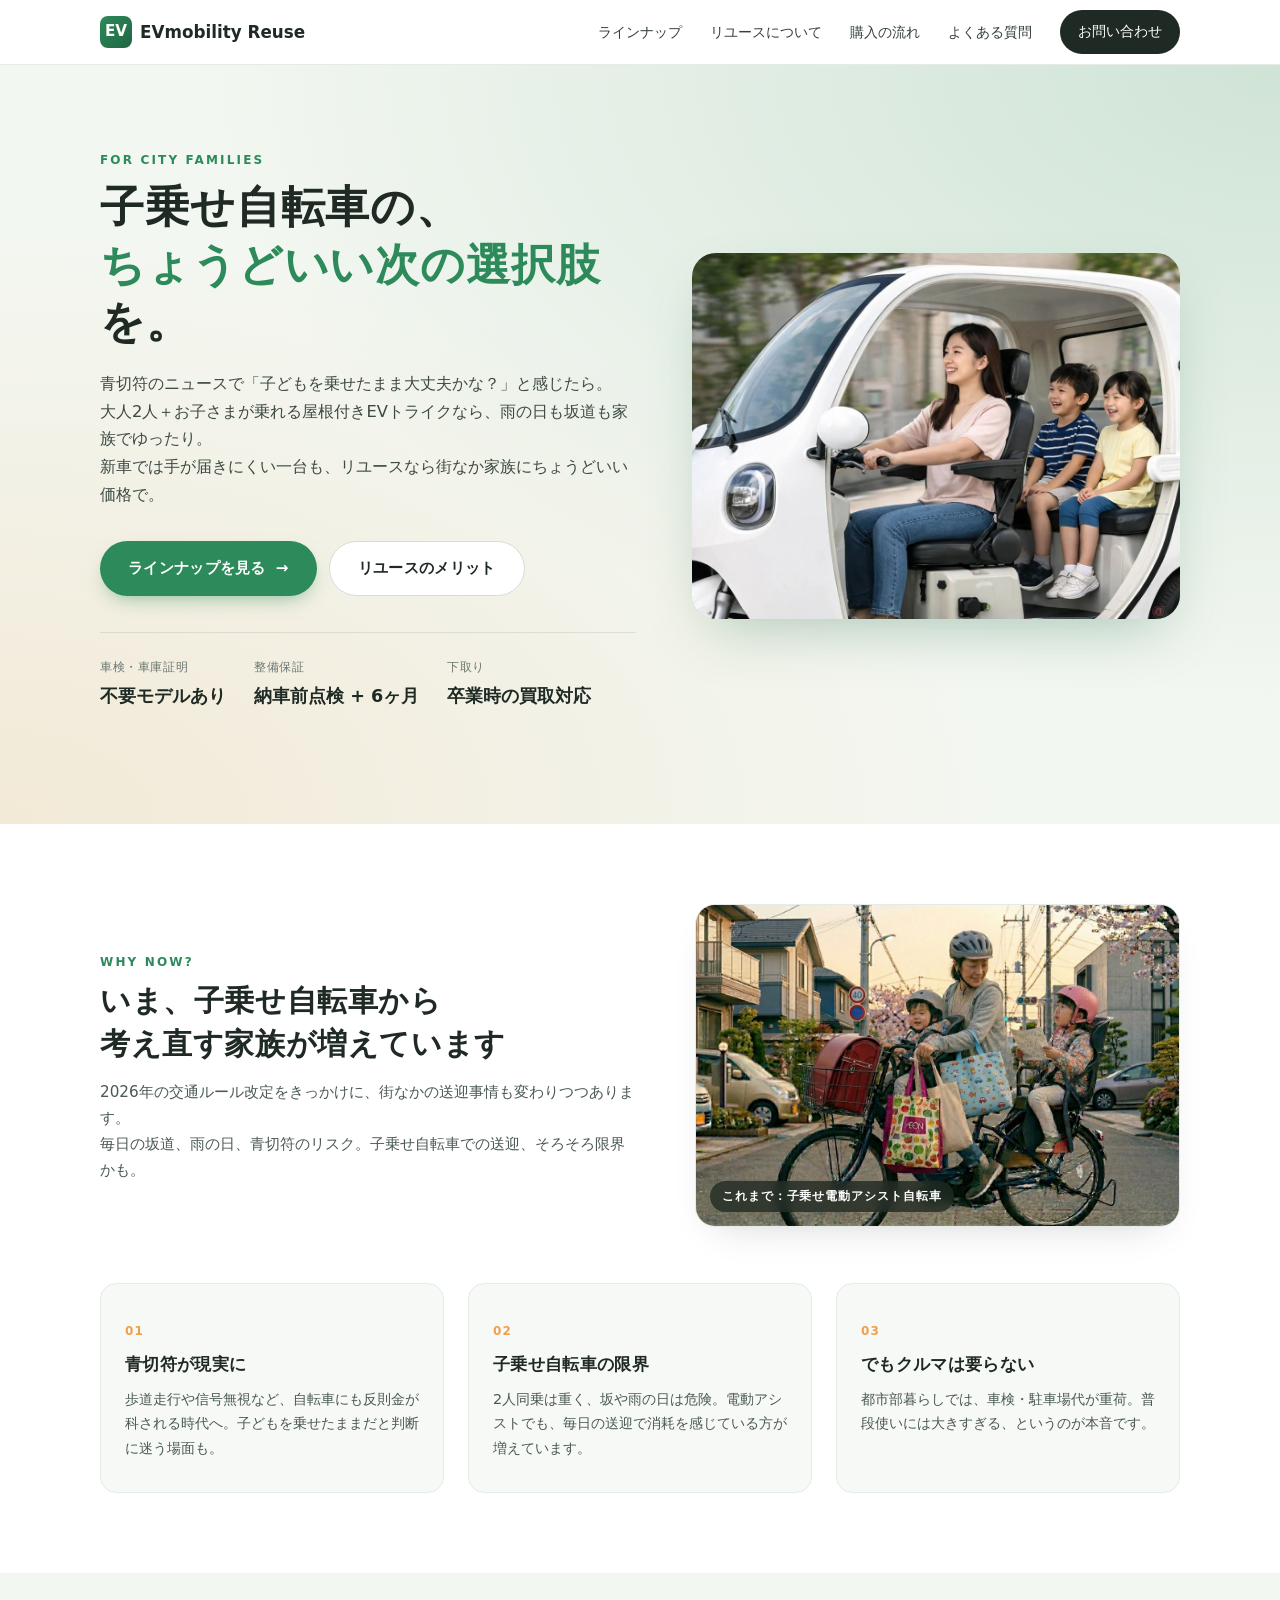
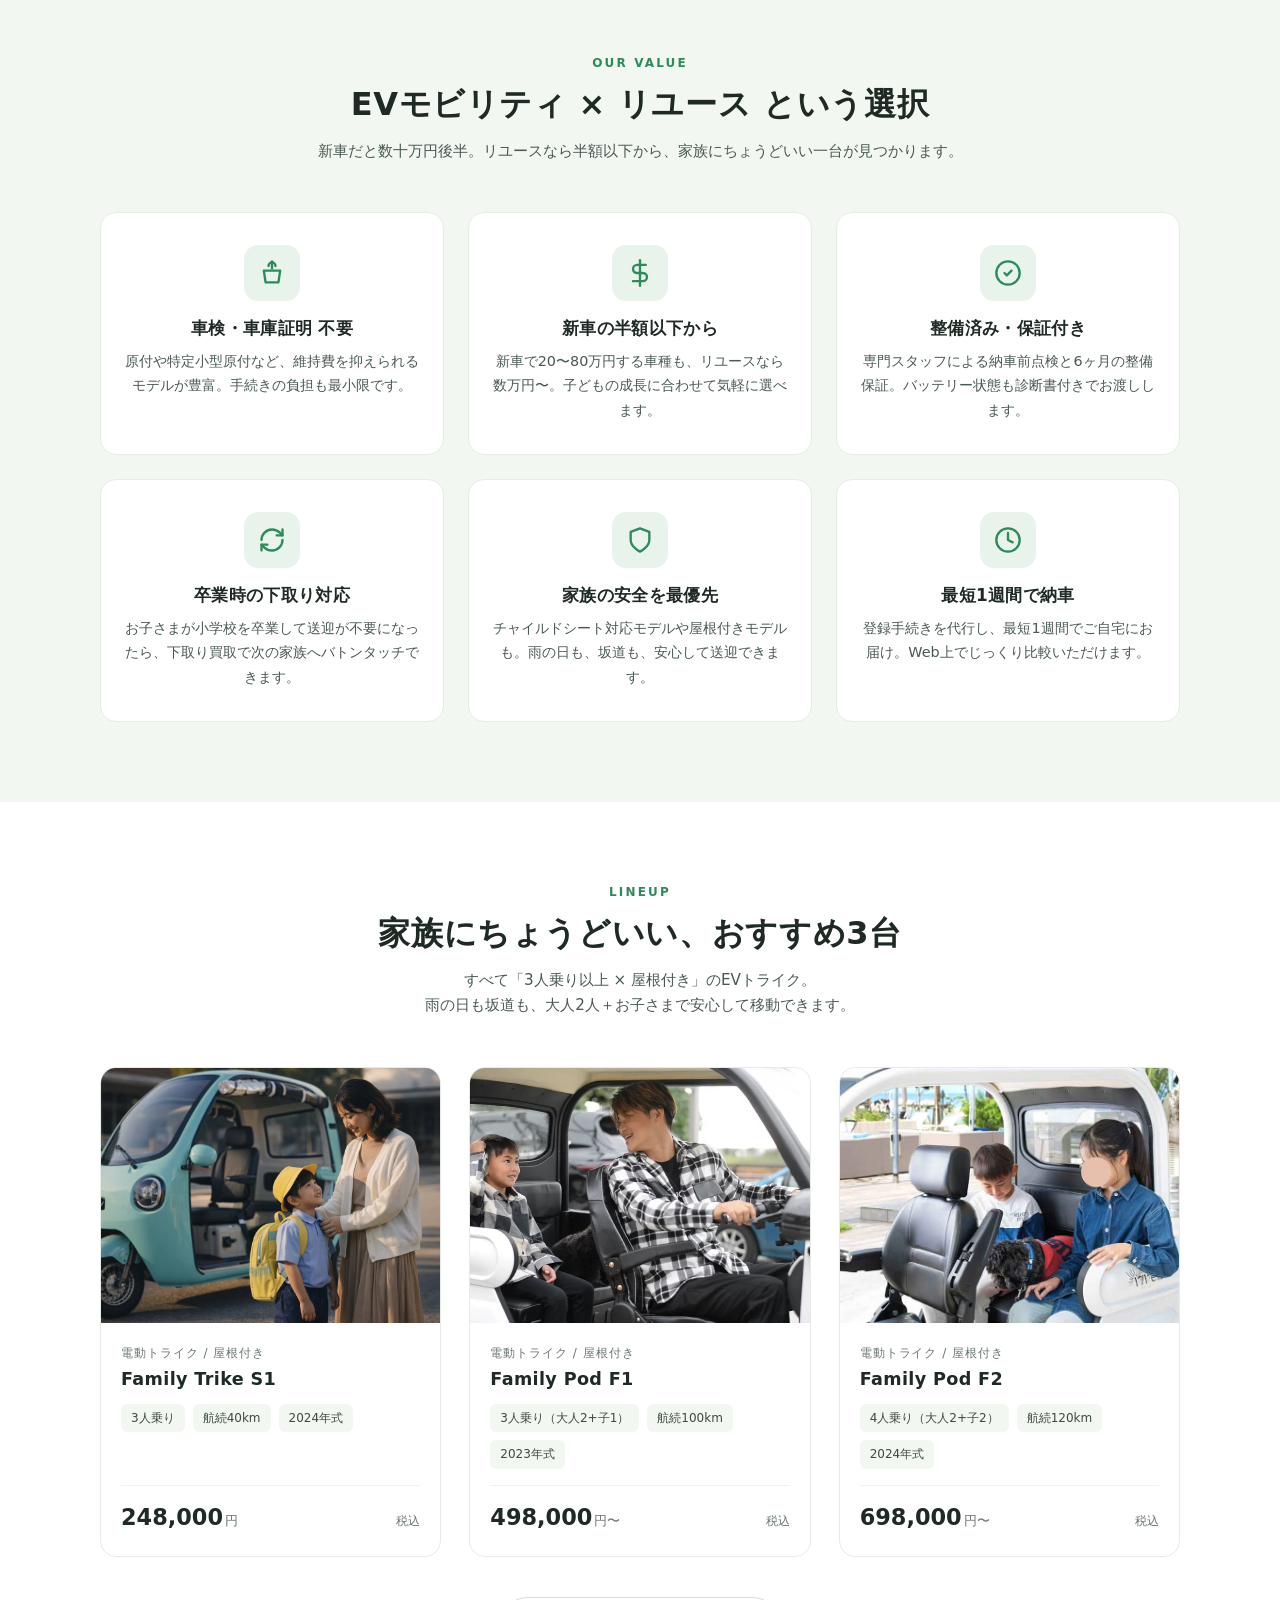
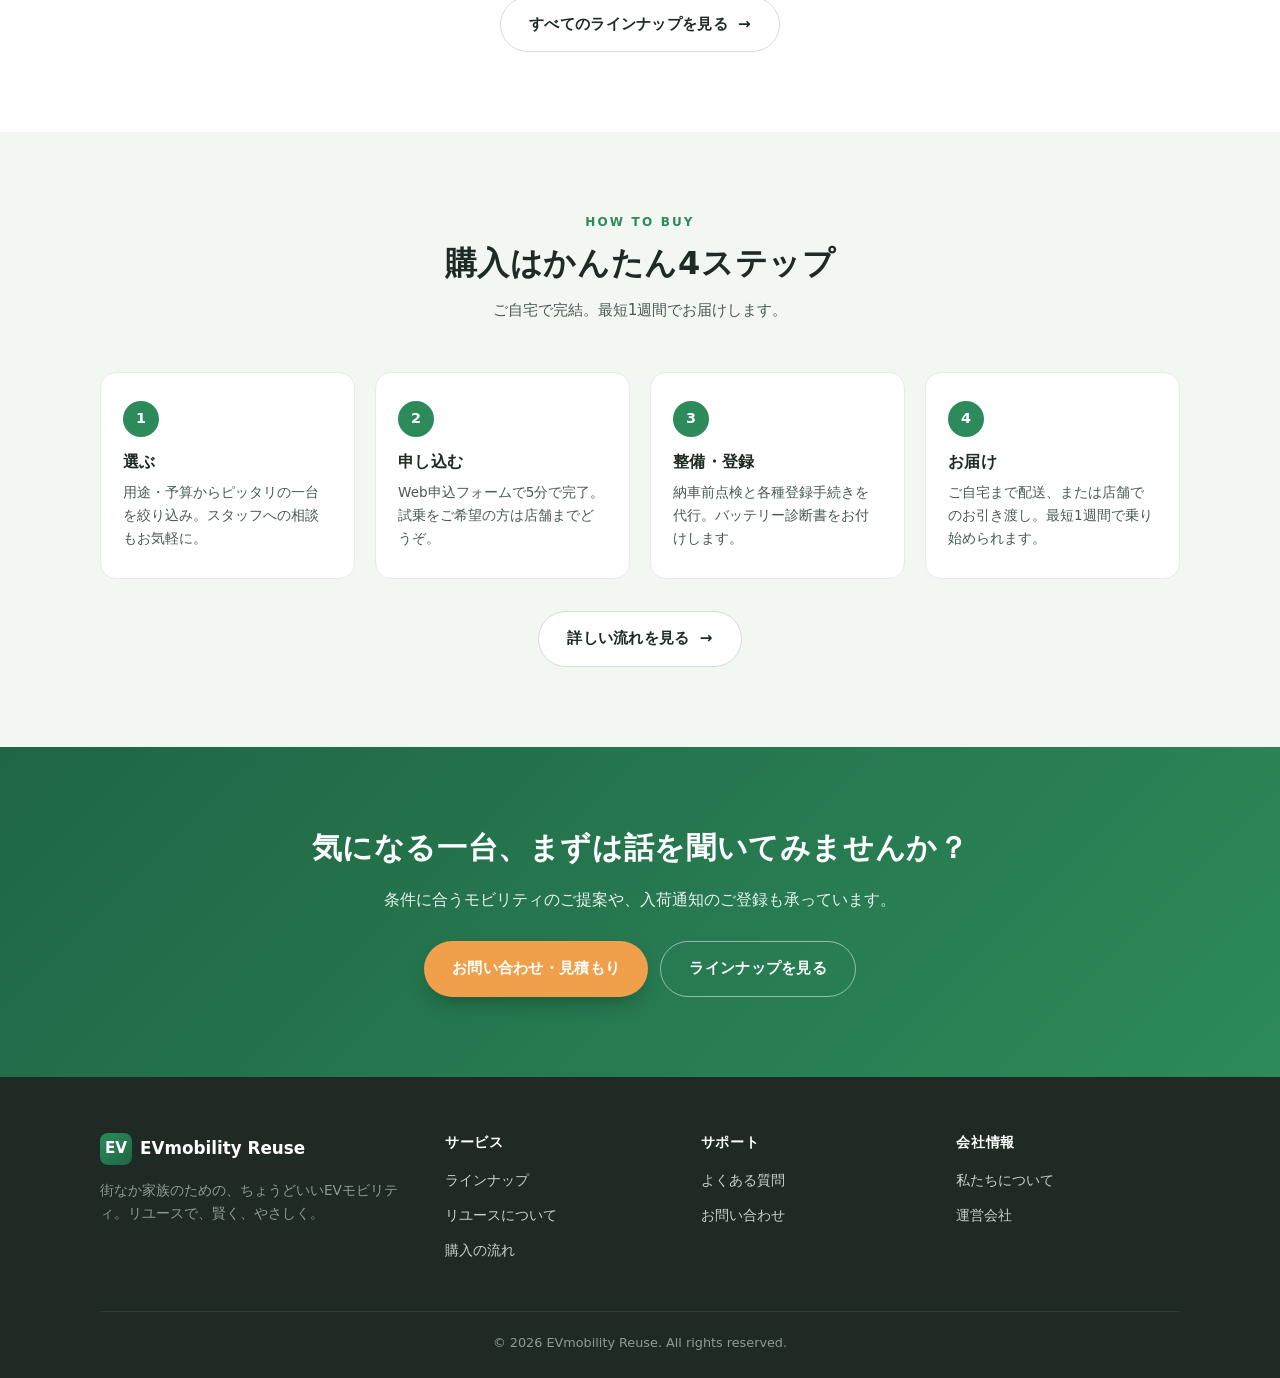
<file: index.html>
<!DOCTYPE html>
<html lang="ja">
<head>
  <meta charset="UTF-8">
  <meta name="viewport" content="width=device-width, initial-scale=1.0">
  <title>EVmobility Reuse｜街なか家族のための、ちょうどいいEVモビリティ</title>
  <meta name="description" content="子乗せ自転車の次へ。車検・車庫証明不要のEVモビリティを、リユースで賢く。都市部に暮らすパパママのための買い替えガイド。">

  <!-- Open Graph -->
  <meta property="og:type" content="website">
  <meta property="og:title" content="リユースEVモビリティ">
  <meta property="og:description" content="子乗せ自転車の次へ。車検・車庫証明不要の3人乗り・屋根付きEVトライクを、リユースで賢く。">
  <meta property="og:url" content="https://bs-member.github.io/EVmobility_reuse/">
  <meta property="og:image" content="https://bs-member.github.io/EVmobility_reuse/assets/images/hero-trike.jpg">
  <meta property="og:image:secure_url" content="https://bs-member.github.io/EVmobility_reuse/assets/images/hero-trike.jpg">
  <meta property="og:image:type" content="image/jpeg">
  <meta property="og:image:width" content="1200">
  <meta property="og:image:height" content="800">
  <meta property="og:image:alt" content="お子さま2人を乗せて走る屋根付きEVトライク">
  <meta property="og:site_name" content="リユースEVモビリティ">
  <meta property="og:locale" content="ja_JP">

  <!-- Twitter Card -->
  <meta name="twitter:card" content="summary_large_image">
  <meta name="twitter:title" content="リユースEVモビリティ">
  <meta name="twitter:description" content="子乗せ自転車の次へ。車検・車庫証明不要の3人乗り・屋根付きEVトライクを、リユースで賢く。">
  <meta name="twitter:image" content="https://bs-member.github.io/EVmobility_reuse/assets/images/hero-trike.jpg">
  <meta name="twitter:image:alt" content="お子さま2人を乗せて走る屋根付きEVトライク">

  <link rel="icon" type="image/svg+xml" href="assets/images/favicon.svg">
  <link rel="stylesheet" href="assets/css/style.css">
</head>
<body>

  <header class="site-header">
    <div class="container header-inner">
      <a href="index.html" class="site-logo">
        <span class="logo-mark">EV</span>
        <span>EVmobility Reuse</span>
      </a>
      <nav class="site-nav" aria-label="グローバルナビゲーション">
        <a href="vehicles.html">ラインナップ</a>
        <a href="about.html">リユースについて</a>
        <a href="flow.html">購入の流れ</a>
        <a href="faq.html">よくある質問</a>
        <a href="contact.html" class="nav-cta">お問い合わせ</a>
      </nav>
      <button class="nav-toggle" type="button" aria-label="メニューを開く" aria-expanded="false">
        <span></span>
      </button>
    </div>
  </header>

  <main>

    <!-- Hero -->
    <section class="hero">
      <div class="container hero-grid">
        <div class="hero-text">
          <span class="eyebrow">For city families</span>
          <h1 class="hero-title">
            子乗せ自転車の、<br>
            <span class="accent">ちょうどいい次の選択肢</span>を。
          </h1>
          <p class="hero-lead">
            青切符のニュースで「子どもを乗せたまま大丈夫かな？」と感じたら。<br>
            大人2人＋お子さまが乗れる屋根付きEVトライクなら、雨の日も坂道も家族でゆったり。<br>
            新車では手が届きにくい一台も、リユースなら街なか家族にちょうどいい価格で。
          </p>
          <div class="hero-actions">
            <a href="vehicles.html" class="btn btn-primary btn-arrow">ラインナップを見る</a>
            <a href="about.html" class="btn btn-secondary">リユースのメリット</a>
          </div>
          <dl class="hero-meta">
            <div>
              <dt>車検・車庫証明</dt>
              <dd>不要モデルあり</dd>
            </div>
            <div>
              <dt>整備保証</dt>
              <dd>納車前点検 + 6ヶ月</dd>
            </div>
            <div>
              <dt>下取り</dt>
              <dd>卒業時の買取対応</dd>
            </div>
          </dl>
        </div>

        <div class="hero-visual">
          <img src="assets/images/hero-trike.jpg" alt="お子さま2人を乗せて走る屋根付きEVトライク">
        </div>
      </div>
    </section>

    <!-- Problem -->
    <section class="section problem">
      <div class="container">
        <div class="problem-intro">
          <div class="problem-intro-text">
            <span class="eyebrow">Why now?</span>
            <h2>いま、子乗せ自転車から<br>考え直す家族が増えています</h2>
            <p>2026年の交通ルール改定をきっかけに、街なかの送迎事情も変わりつつあります。<br>毎日の坂道、雨の日、青切符のリスク。子乗せ自転車での送迎、そろそろ限界かも。</p>
          </div>
          <div class="problem-intro-visual">
            <img src="assets/images/mamachari.jpg" alt="前後にお子さま2人を乗せた電動アシスト自転車に乗るお母さま">
            <span class="visual-caption">これまで：子乗せ電動アシスト自転車</span>
          </div>
        </div>
        <div class="problem-grid">
          <div class="problem-card">
            <span class="num">01</span>
            <h3>青切符が現実に</h3>
            <p>歩道走行や信号無視など、自転車にも反則金が科される時代へ。子どもを乗せたままだと判断に迷う場面も。</p>
          </div>
          <div class="problem-card">
            <span class="num">02</span>
            <h3>子乗せ自転車の限界</h3>
            <p>2人同乗は重く、坂や雨の日は危険。電動アシストでも、毎日の送迎で消耗を感じている方が増えています。</p>
          </div>
          <div class="problem-card">
            <span class="num">03</span>
            <h3>でもクルマは要らない</h3>
            <p>都市部暮らしでは、車検・駐車場代が重荷。普段使いには大きすぎる、というのが本音です。</p>
          </div>
        </div>
      </div>
    </section>

    <!-- Benefits -->
    <section class="section benefits">
      <div class="container">
        <span class="eyebrow text-center" style="display:block;">Our value</span>
        <h2 class="section-title">EVモビリティ × リユース という選択</h2>
        <p class="section-lead">新車だと数十万円後半。リユースなら半額以下から、家族にちょうどいい一台が見つかります。</p>
        <div class="benefits-grid">
          <div class="benefit-card">
            <div class="icon" aria-hidden="true">
              <svg width="28" height="28" viewBox="0 0 24 24" fill="none" stroke="currentColor" stroke-width="2" stroke-linecap="round" stroke-linejoin="round"><path d="M12 2v6"/><path d="M5 10h14l-1.5 10h-11z"/><path d="M9 6a3 3 0 0 1 6 0"/></svg>
            </div>
            <h3>車検・車庫証明 不要</h3>
            <p>原付や特定小型原付など、維持費を抑えられるモデルが豊富。手続きの負担も最小限です。</p>
          </div>
          <div class="benefit-card">
            <div class="icon" aria-hidden="true">
              <svg width="28" height="28" viewBox="0 0 24 24" fill="none" stroke="currentColor" stroke-width="2" stroke-linecap="round" stroke-linejoin="round"><path d="M12 1v22"/><path d="M17 5H9.5a3.5 3.5 0 0 0 0 7h5a3.5 3.5 0 0 1 0 7H6"/></svg>
            </div>
            <h3>新車の半額以下から</h3>
            <p>新車で20〜80万円する車種も、リユースなら数万円〜。子どもの成長に合わせて気軽に選べます。</p>
          </div>
          <div class="benefit-card">
            <div class="icon" aria-hidden="true">
              <svg width="28" height="28" viewBox="0 0 24 24" fill="none" stroke="currentColor" stroke-width="2" stroke-linecap="round" stroke-linejoin="round"><path d="M9 12l2 2 4-4"/><circle cx="12" cy="12" r="10"/></svg>
            </div>
            <h3>整備済み・保証付き</h3>
            <p>専門スタッフによる納車前点検と6ヶ月の整備保証。バッテリー状態も診断書付きでお渡しします。</p>
          </div>
          <div class="benefit-card">
            <div class="icon" aria-hidden="true">
              <svg width="28" height="28" viewBox="0 0 24 24" fill="none" stroke="currentColor" stroke-width="2" stroke-linecap="round" stroke-linejoin="round"><path d="M3 12a9 9 0 0 1 9-9 9.75 9.75 0 0 1 6.74 2.74L21 8"/><path d="M21 3v5h-5"/><path d="M21 12a9 9 0 0 1-9 9 9.75 9.75 0 0 1-6.74-2.74L3 16"/><path d="M3 21v-5h5"/></svg>
            </div>
            <h3>卒業時の下取り対応</h3>
            <p>お子さまが小学校を卒業して送迎が不要になったら、下取り買取で次の家族へバトンタッチできます。</p>
          </div>
          <div class="benefit-card">
            <div class="icon" aria-hidden="true">
              <svg width="28" height="28" viewBox="0 0 24 24" fill="none" stroke="currentColor" stroke-width="2" stroke-linecap="round" stroke-linejoin="round"><path d="M12 22s8-4 8-10V5l-8-3-8 3v7c0 6 8 10 8 10z"/></svg>
            </div>
            <h3>家族の安全を最優先</h3>
            <p>チャイルドシート対応モデルや屋根付きモデルも。雨の日も、坂道も、安心して送迎できます。</p>
          </div>
          <div class="benefit-card">
            <div class="icon" aria-hidden="true">
              <svg width="28" height="28" viewBox="0 0 24 24" fill="none" stroke="currentColor" stroke-width="2" stroke-linecap="round" stroke-linejoin="round"><circle cx="12" cy="12" r="10"/><path d="M12 6v6l4 2"/></svg>
            </div>
            <h3>最短1週間で納車</h3>
            <p>登録手続きを代行し、最短1週間でご自宅にお届け。Web上でじっくり比較いただけます。</p>
          </div>
        </div>
      </div>
    </section>

    <!-- Vehicles preview -->
    <section class="section vehicles-section">
      <div class="container">
        <span class="eyebrow text-center" style="display:block;">Lineup</span>
        <h2 class="section-title">家族にちょうどいい、おすすめ3台</h2>
        <p class="section-lead">すべて「3人乗り以上 × 屋根付き」のEVトライク。<br>雨の日も坂道も、大人2人＋お子さまで安心して移動できます。</p>

        <div class="vehicle-grid">

          <article class="vehicle-card">
            <div class="vehicle-thumb">
              <span class="vehicle-tag">車検不要</span>
              <img src="assets/images/vehicle-s1.jpg" alt="送迎前のFamily Trike S1とお母さまとお子さま">
            </div>
            <div class="vehicle-body">
              <p class="vehicle-category">電動トライク / 屋根付き</p>
              <h3 class="vehicle-name">Family Trike S1</h3>
              <ul class="vehicle-specs">
                <li>3人乗り</li>
                <li>航続40km</li>
                <li>2024年式</li>
              </ul>
              <div class="vehicle-price">
                <span><span class="price">248,000</span><span class="price-unit">円</span></span>
                <span class="tax">税込</span>
              </div>
            </div>
          </article>

          <article class="vehicle-card">
            <div class="vehicle-thumb thumb-orange">
              <span class="vehicle-tag tag-new">人気</span>
              <img src="assets/images/vehicle-f1.jpg" alt="Family Pod F1の車内でくつろぐお父さまとお子さま">
            </div>
            <div class="vehicle-body">
              <p class="vehicle-category">電動トライク / 屋根付き</p>
              <h3 class="vehicle-name">Family Pod F1</h3>
              <ul class="vehicle-specs">
                <li>3人乗り（大人2+子1）</li>
                <li>航続100km</li>
                <li>2023年式</li>
              </ul>
              <div class="vehicle-price">
                <span><span class="price">498,000</span><span class="price-unit">円〜</span></span>
                <span class="tax">税込</span>
              </div>
            </div>
          </article>

          <article class="vehicle-card">
            <div class="vehicle-thumb thumb-blue">
              <span class="vehicle-tag">プレミアム</span>
              <img src="assets/images/vehicle-f2.jpg" alt="Family Pod F2の車内で過ごすお子さまたち">
            </div>
            <div class="vehicle-body">
              <p class="vehicle-category">電動トライク / 屋根付き</p>
              <h3 class="vehicle-name">Family Pod F2</h3>
              <ul class="vehicle-specs">
                <li>4人乗り（大人2+子2）</li>
                <li>航続120km</li>
                <li>2024年式</li>
              </ul>
              <div class="vehicle-price">
                <span><span class="price">698,000</span><span class="price-unit">円〜</span></span>
                <span class="tax">税込</span>
              </div>
            </div>
          </article>

        </div>

        <div class="text-center" style="margin-top: 40px;">
          <a href="vehicles.html" class="btn btn-secondary btn-arrow">すべてのラインナップを見る</a>
        </div>
      </div>
    </section>

    <!-- Flow -->
    <section class="section flow">
      <div class="container">
        <span class="eyebrow text-center" style="display:block;">How to buy</span>
        <h2 class="section-title">購入はかんたん4ステップ</h2>
        <p class="section-lead">ご自宅で完結。最短1週間でお届けします。</p>
        <ol class="flow-list">
          <li class="flow-step">
            <span class="step-num">1</span>
            <h3>選ぶ</h3>
            <p>用途・予算からピッタリの一台を絞り込み。スタッフへの相談もお気軽に。</p>
          </li>
          <li class="flow-step">
            <span class="step-num">2</span>
            <h3>申し込む</h3>
            <p>Web申込フォームで5分で完了。試乗をご希望の方は店舗までどうぞ。</p>
          </li>
          <li class="flow-step">
            <span class="step-num">3</span>
            <h3>整備・登録</h3>
            <p>納車前点検と各種登録手続きを代行。バッテリー診断書をお付けします。</p>
          </li>
          <li class="flow-step">
            <span class="step-num">4</span>
            <h3>お届け</h3>
            <p>ご自宅まで配送、または店舗でのお引き渡し。最短1週間で乗り始められます。</p>
          </li>
        </ol>
        <div class="text-center" style="margin-top: 32px;">
          <a href="flow.html" class="btn btn-secondary btn-arrow">詳しい流れを見る</a>
        </div>
      </div>
    </section>

    <!-- CTA -->
    <section class="section cta">
      <div class="container">
        <h2>気になる一台、まずは話を聞いてみませんか？</h2>
        <p>条件に合うモビリティのご提案や、入荷通知のご登録も承っています。</p>
        <div class="hero-actions" style="justify-content: center;">
          <a href="contact.html" class="btn btn-primary">お問い合わせ・見積もり</a>
          <a href="vehicles.html" class="btn btn-secondary">ラインナップを見る</a>
        </div>
      </div>
    </section>

  </main>

  <footer class="site-footer">
    <div class="container">
      <div class="footer-grid">
        <div class="footer-brand">
          <a href="index.html" class="site-logo">
            <span class="logo-mark">EV</span>
            <span>EVmobility Reuse</span>
          </a>
          <p>街なか家族のための、ちょうどいいEVモビリティ。リユースで、賢く、やさしく。</p>
        </div>
        <div class="footer-col">
          <h4>サービス</h4>
          <ul>
            <li><a href="vehicles.html">ラインナップ</a></li>
            <li><a href="about.html">リユースについて</a></li>
            <li><a href="flow.html">購入の流れ</a></li>
          </ul>
        </div>
        <div class="footer-col">
          <h4>サポート</h4>
          <ul>
            <li><a href="faq.html">よくある質問</a></li>
            <li><a href="contact.html">お問い合わせ</a></li>
          </ul>
        </div>
        <div class="footer-col">
          <h4>会社情報</h4>
          <ul>
            <li><a href="about.html">私たちについて</a></li>
            <li><a href="contact.html">運営会社</a></li>
          </ul>
        </div>
      </div>
      <div class="footer-bottom">
        © 2026 EVmobility Reuse. All rights reserved.
      </div>
    </div>
  </footer>

  <script src="assets/js/main.js"></script>
</body>
</html>
</file>
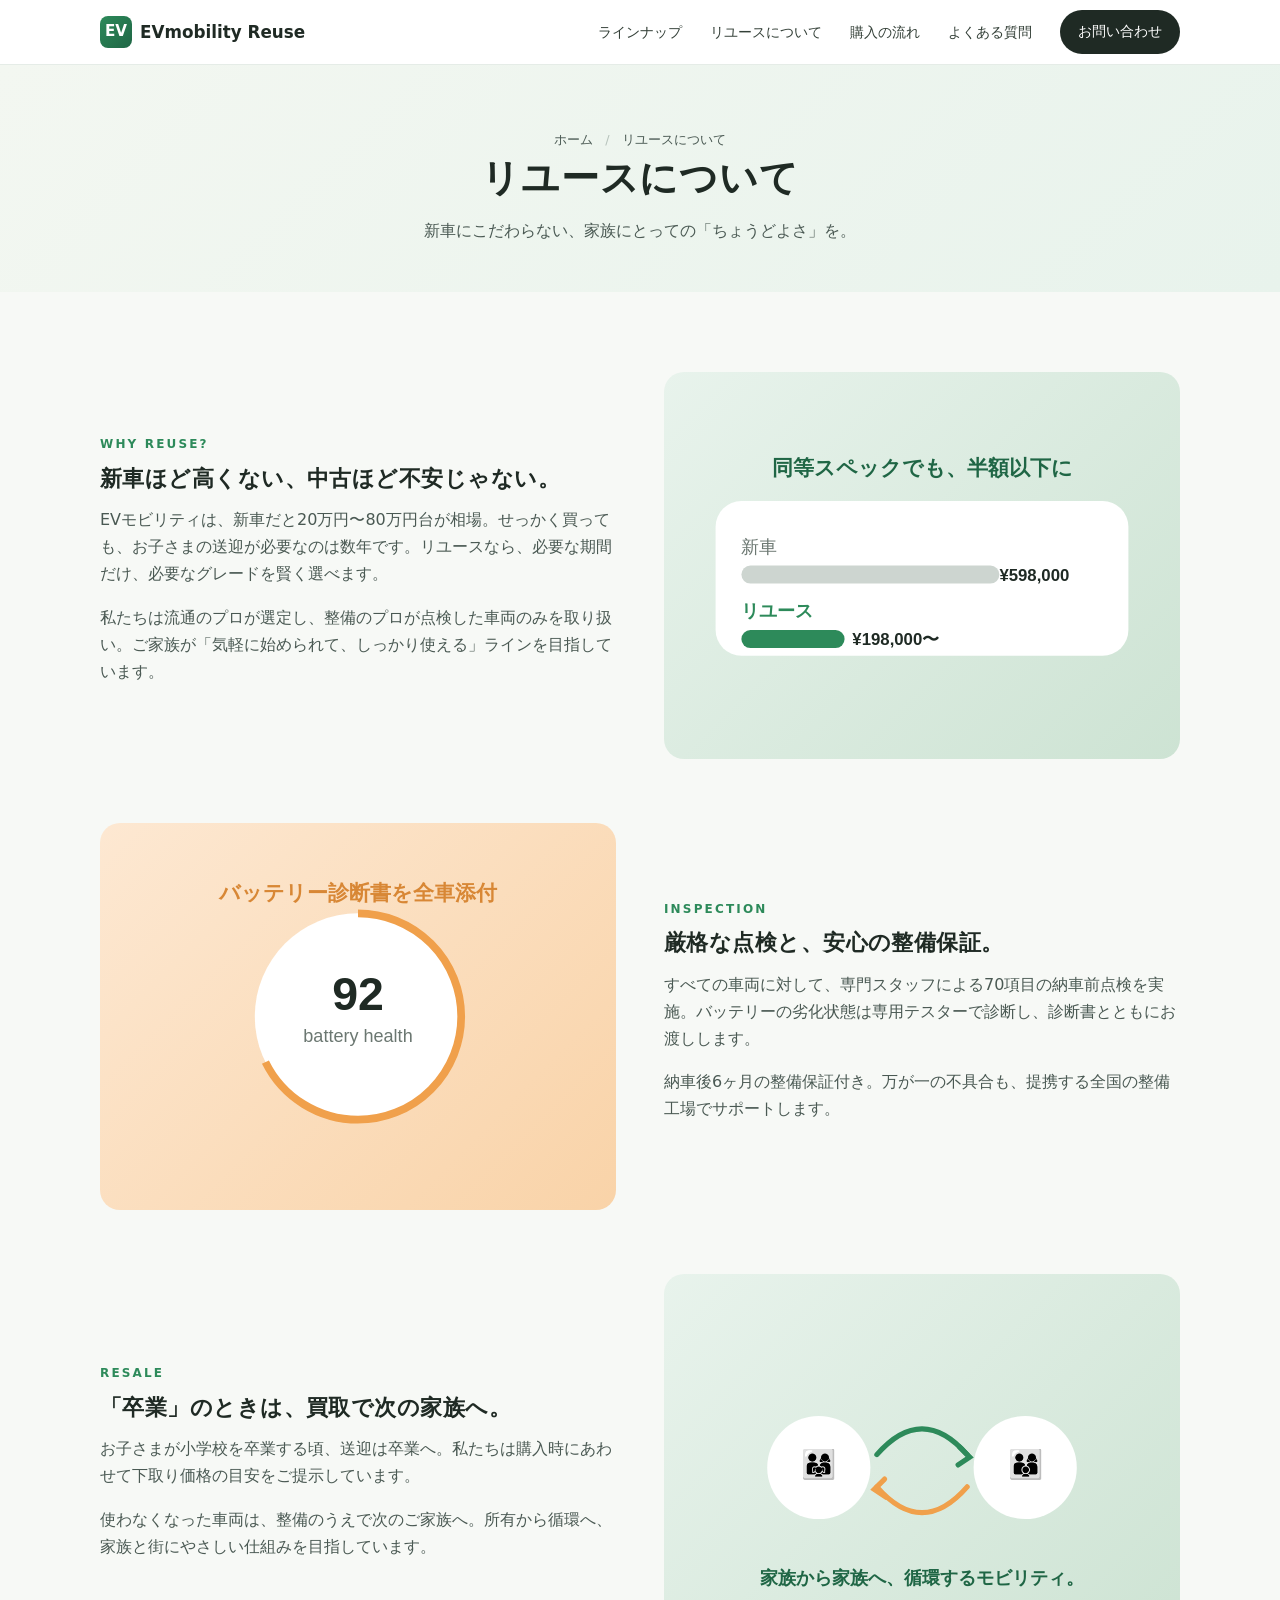
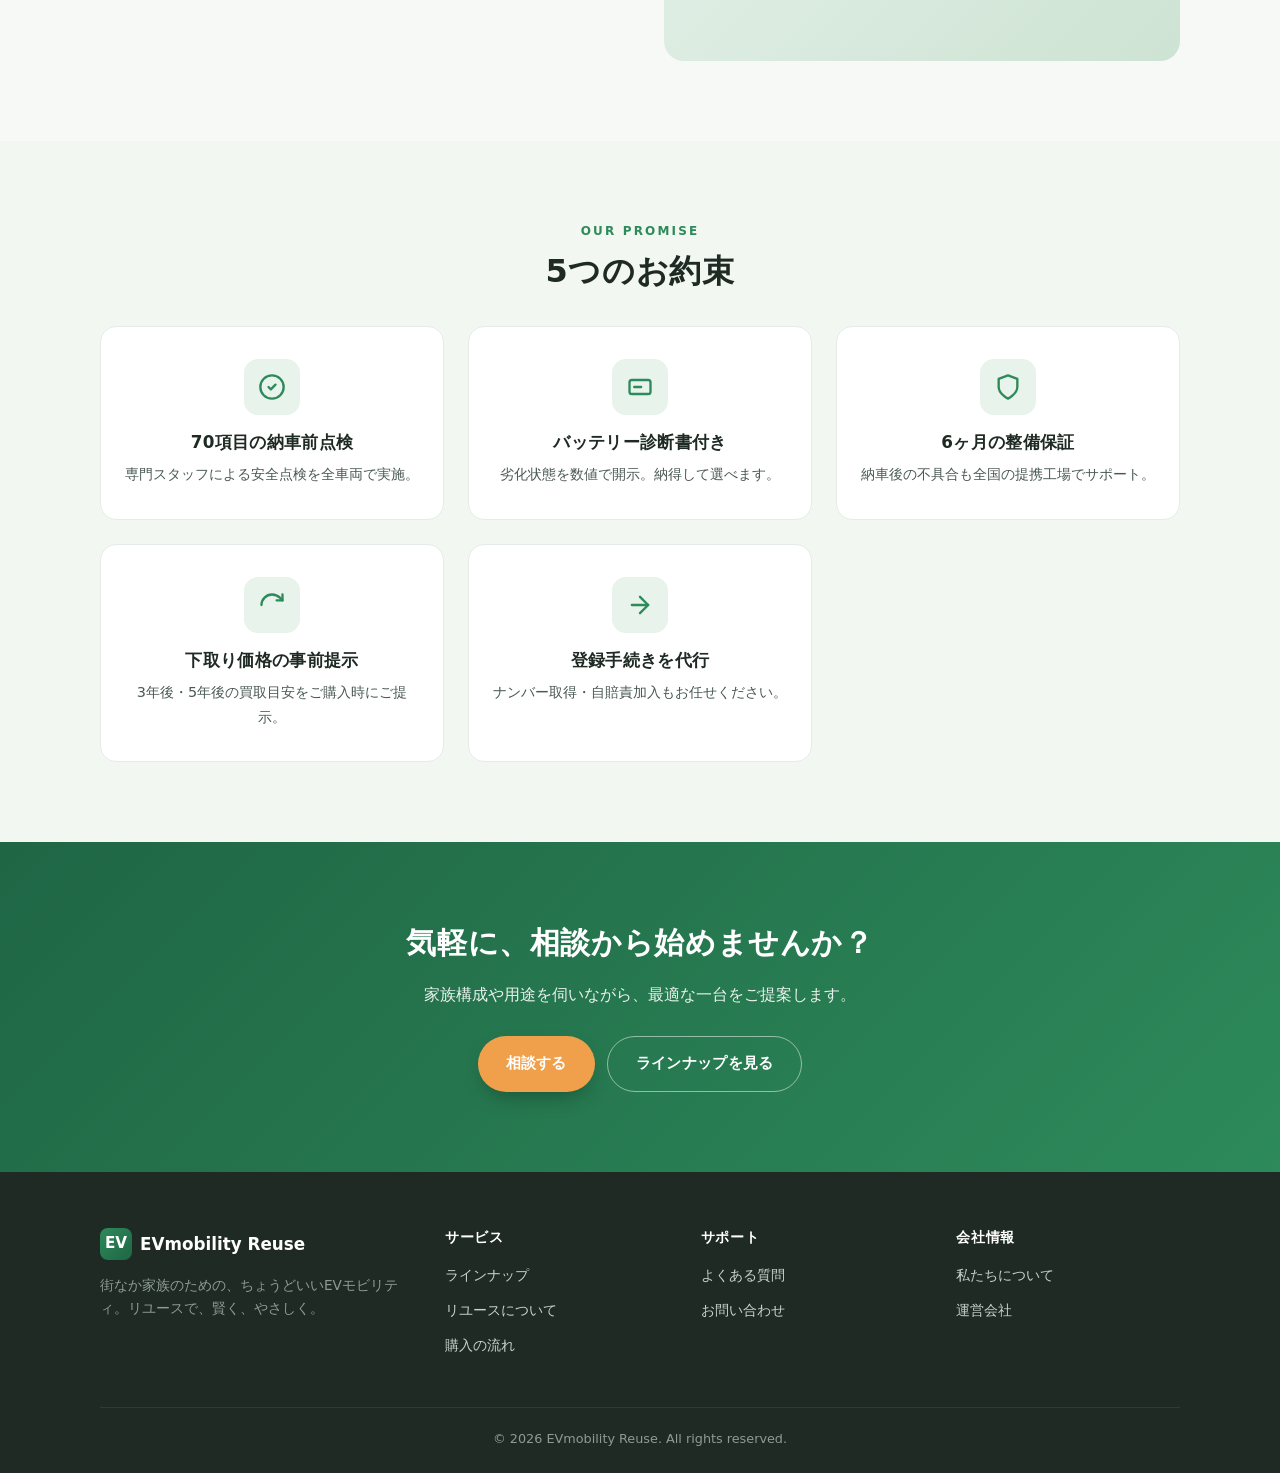
<file: about.html>
<!DOCTYPE html>
<html lang="ja">
<head>
  <meta charset="UTF-8">
  <meta name="viewport" content="width=device-width, initial-scale=1.0">
  <title>リユースについて｜EVmobility Reuse</title>
  <meta name="description" content="EVモビリティをリユースで購入するメリットと、私たちの整備品質・保証についてご紹介します。">

  <!-- Open Graph -->
  <meta property="og:type" content="website">
  <meta property="og:title" content="リユースEVモビリティ">
  <meta property="og:description" content="EVモビリティをリユースで購入するメリットと、整備品質・保証についてご紹介します。">
  <meta property="og:url" content="https://bs-member.github.io/EVmobility_reuse/about.html">
  <meta property="og:image" content="https://bs-member.github.io/EVmobility_reuse/assets/images/hero-trike.jpg">
  <meta property="og:image:secure_url" content="https://bs-member.github.io/EVmobility_reuse/assets/images/hero-trike.jpg">
  <meta property="og:image:type" content="image/jpeg">
  <meta property="og:image:width" content="1200">
  <meta property="og:image:height" content="800">
  <meta property="og:image:alt" content="お子さま2人を乗せて走る屋根付きEVトライク">
  <meta property="og:site_name" content="リユースEVモビリティ">
  <meta property="og:locale" content="ja_JP">

  <!-- Twitter Card -->
  <meta name="twitter:card" content="summary_large_image">
  <meta name="twitter:title" content="リユースEVモビリティ">
  <meta name="twitter:description" content="EVモビリティをリユースで購入するメリットと、整備品質・保証についてご紹介します。">
  <meta name="twitter:image" content="https://bs-member.github.io/EVmobility_reuse/assets/images/hero-trike.jpg">
  <meta name="twitter:image:alt" content="お子さま2人を乗せて走る屋根付きEVトライク">

  <link rel="icon" type="image/svg+xml" href="assets/images/favicon.svg">
  <link rel="stylesheet" href="assets/css/style.css">
</head>
<body>

  <header class="site-header">
    <div class="container header-inner">
      <a href="index.html" class="site-logo">
        <span class="logo-mark">EV</span>
        <span>EVmobility Reuse</span>
      </a>
      <nav class="site-nav" aria-label="グローバルナビゲーション">
        <a href="vehicles.html">ラインナップ</a>
        <a href="about.html">リユースについて</a>
        <a href="flow.html">購入の流れ</a>
        <a href="faq.html">よくある質問</a>
        <a href="contact.html" class="nav-cta">お問い合わせ</a>
      </nav>
      <button class="nav-toggle" type="button" aria-label="メニューを開く" aria-expanded="false">
        <span></span>
      </button>
    </div>
  </header>

  <main>

    <section class="page-header">
      <div class="container">
        <p class="breadcrumb">
          <a href="index.html">ホーム</a>
          <span class="sep">/</span>
          <span>リユースについて</span>
        </p>
        <h1>リユースについて</h1>
        <p>新車にこだわらない、家族にとっての「ちょうどよさ」を。</p>
      </div>
    </section>

    <section class="section">
      <div class="container">

        <div class="feature-row">
          <div>
            <span class="eyebrow">Why reuse?</span>
            <h3>新車ほど高くない、中古ほど不安じゃない。</h3>
            <p>EVモビリティは、新車だと20万円〜80万円台が相場。せっかく買っても、お子さまの送迎が必要なのは数年です。リユースなら、必要な期間だけ、必要なグレードを賢く選べます。</p>
            <p>私たちは流通のプロが選定し、整備のプロが点検した車両のみを取り扱い。ご家族が「気軽に始められて、しっかり使える」ラインを目指しています。</p>
          </div>
          <div class="visual" aria-hidden="true">
            <svg viewBox="0 0 400 300" xmlns="http://www.w3.org/2000/svg" width="100%" height="100%">
              <rect x="40" y="100" width="320" height="120" rx="20" fill="#fff"/>
              <text x="60" y="140" font-family="sans-serif" font-size="14" fill="#6b7771">新車</text>
              <rect x="60" y="150" width="200" height="14" rx="7" fill="#cdd5d0"/>
              <text x="260" y="162" font-family="sans-serif" font-size="13" fill="#1f2a24" font-weight="700">¥598,000</text>
              <text x="60" y="190" font-family="sans-serif" font-size="14" fill="#2d8a5a" font-weight="700">リユース</text>
              <rect x="60" y="200" width="80" height="14" rx="7" fill="#2d8a5a"/>
              <text x="146" y="212" font-family="sans-serif" font-size="13" fill="#1f2a24" font-weight="700">¥198,000〜</text>
              <text x="200" y="80" text-anchor="middle" font-family="sans-serif" font-size="16" fill="#1f6645" font-weight="700">同等スペックでも、半額以下に</text>
            </svg>
          </div>
        </div>

        <div class="feature-row reverse">
          <div>
            <span class="eyebrow">Inspection</span>
            <h3>厳格な点検と、安心の整備保証。</h3>
            <p>すべての車両に対して、専門スタッフによる70項目の納車前点検を実施。バッテリーの劣化状態は専用テスターで診断し、診断書とともにお渡しします。</p>
            <p>納車後6ヶ月の整備保証付き。万が一の不具合も、提携する全国の整備工場でサポートします。</p>
          </div>
          <div class="visual alt" aria-hidden="true">
            <svg viewBox="0 0 400 300" xmlns="http://www.w3.org/2000/svg" width="100%" height="100%">
              <circle cx="200" cy="150" r="80" fill="#fff"/>
              <circle cx="200" cy="150" r="80" fill="none" stroke="#f0a04b" stroke-width="6" stroke-dasharray="380" stroke-dashoffset="40" transform="rotate(-90 200 150)"/>
              <text x="200" y="145" text-anchor="middle" font-family="sans-serif" font-size="36" font-weight="800" fill="#1f2a24">92</text>
              <text x="200" y="170" text-anchor="middle" font-family="sans-serif" font-size="14" fill="#6b7771">battery health</text>
              <text x="200" y="60" text-anchor="middle" font-family="sans-serif" font-size="16" fill="#d88735" font-weight="700">バッテリー診断書を全車添付</text>
            </svg>
          </div>
        </div>

        <div class="feature-row">
          <div>
            <span class="eyebrow">Resale</span>
            <h3>「卒業」のときは、買取で次の家族へ。</h3>
            <p>お子さまが小学校を卒業する頃、送迎は卒業へ。私たちは購入時にあわせて下取り価格の目安をご提示しています。</p>
            <p>使わなくなった車両は、整備のうえで次のご家族へ。所有から循環へ、家族と街にやさしい仕組みを目指しています。</p>
          </div>
          <div class="visual" aria-hidden="true">
            <svg viewBox="0 0 400 300" xmlns="http://www.w3.org/2000/svg" width="100%" height="100%">
              <circle cx="120" cy="150" r="40" fill="#fff"/>
              <circle cx="280" cy="150" r="40" fill="#fff"/>
              <text x="120" y="155" text-anchor="middle" font-family="sans-serif" font-size="22">👨‍👩‍👧</text>
              <text x="280" y="155" text-anchor="middle" font-family="sans-serif" font-size="22">👨‍👩‍👦</text>
              <path d="M165 140 Q200 100 235 140" fill="none" stroke="#2d8a5a" stroke-width="4" stroke-linecap="round"/>
              <path d="M229 134 L237 142 L228 148" fill="none" stroke="#2d8a5a" stroke-width="4" stroke-linecap="round"/>
              <path d="M235 165 Q200 205 165 165" fill="none" stroke="#f0a04b" stroke-width="4" stroke-linecap="round"/>
              <path d="M171 159 L163 167 L172 173" fill="none" stroke="#f0a04b" stroke-width="4" stroke-linecap="round"/>
              <text x="200" y="240" text-anchor="middle" font-family="sans-serif" font-size="14" fill="#1f6645" font-weight="700">家族から家族へ、循環するモビリティ。</text>
            </svg>
          </div>
        </div>

      </div>
    </section>

    <section class="section benefits">
      <div class="container">
        <span class="eyebrow text-center" style="display:block;">Our promise</span>
        <h2 class="section-title">5つのお約束</h2>
        <div class="benefits-grid">
          <div class="benefit-card">
            <div class="icon" aria-hidden="true">
              <svg width="28" height="28" viewBox="0 0 24 24" fill="none" stroke="currentColor" stroke-width="2" stroke-linecap="round" stroke-linejoin="round"><path d="M9 12l2 2 4-4"/><circle cx="12" cy="12" r="10"/></svg>
            </div>
            <h3>70項目の納車前点検</h3>
            <p>専門スタッフによる安全点検を全車両で実施。</p>
          </div>
          <div class="benefit-card">
            <div class="icon" aria-hidden="true">
              <svg width="28" height="28" viewBox="0 0 24 24" fill="none" stroke="currentColor" stroke-width="2" stroke-linecap="round" stroke-linejoin="round"><rect x="3" y="6" width="18" height="12" rx="2"/><path d="M7 12h6"/></svg>
            </div>
            <h3>バッテリー診断書付き</h3>
            <p>劣化状態を数値で開示。納得して選べます。</p>
          </div>
          <div class="benefit-card">
            <div class="icon" aria-hidden="true">
              <svg width="28" height="28" viewBox="0 0 24 24" fill="none" stroke="currentColor" stroke-width="2" stroke-linecap="round" stroke-linejoin="round"><path d="M12 22s8-4 8-10V5l-8-3-8 3v7c0 6 8 10 8 10z"/></svg>
            </div>
            <h3>6ヶ月の整備保証</h3>
            <p>納車後の不具合も全国の提携工場でサポート。</p>
          </div>
          <div class="benefit-card">
            <div class="icon" aria-hidden="true">
              <svg width="28" height="28" viewBox="0 0 24 24" fill="none" stroke="currentColor" stroke-width="2" stroke-linecap="round" stroke-linejoin="round"><path d="M3 12a9 9 0 0 1 9-9 9.75 9.75 0 0 1 6.74 2.74L21 8"/><path d="M21 3v5h-5"/></svg>
            </div>
            <h3>下取り価格の事前提示</h3>
            <p>3年後・5年後の買取目安をご購入時にご提示。</p>
          </div>
          <div class="benefit-card">
            <div class="icon" aria-hidden="true">
              <svg width="28" height="28" viewBox="0 0 24 24" fill="none" stroke="currentColor" stroke-width="2" stroke-linecap="round" stroke-linejoin="round"><path d="M5 12h14"/><path d="M12 5l7 7-7 7"/></svg>
            </div>
            <h3>登録手続きを代行</h3>
            <p>ナンバー取得・自賠責加入もお任せください。</p>
          </div>
        </div>
      </div>
    </section>

    <section class="section cta">
      <div class="container">
        <h2>気軽に、相談から始めませんか？</h2>
        <p>家族構成や用途を伺いながら、最適な一台をご提案します。</p>
        <div class="hero-actions" style="justify-content: center;">
          <a href="contact.html" class="btn btn-primary">相談する</a>
          <a href="vehicles.html" class="btn btn-secondary">ラインナップを見る</a>
        </div>
      </div>
    </section>

  </main>

  <footer class="site-footer">
    <div class="container">
      <div class="footer-grid">
        <div class="footer-brand">
          <a href="index.html" class="site-logo">
            <span class="logo-mark">EV</span>
            <span>EVmobility Reuse</span>
          </a>
          <p>街なか家族のための、ちょうどいいEVモビリティ。リユースで、賢く、やさしく。</p>
        </div>
        <div class="footer-col">
          <h4>サービス</h4>
          <ul>
            <li><a href="vehicles.html">ラインナップ</a></li>
            <li><a href="about.html">リユースについて</a></li>
            <li><a href="flow.html">購入の流れ</a></li>
          </ul>
        </div>
        <div class="footer-col">
          <h4>サポート</h4>
          <ul>
            <li><a href="faq.html">よくある質問</a></li>
            <li><a href="contact.html">お問い合わせ</a></li>
          </ul>
        </div>
        <div class="footer-col">
          <h4>会社情報</h4>
          <ul>
            <li><a href="about.html">私たちについて</a></li>
            <li><a href="contact.html">運営会社</a></li>
          </ul>
        </div>
      </div>
      <div class="footer-bottom">
        © 2026 EVmobility Reuse. All rights reserved.
      </div>
    </div>
  </footer>

  <script src="assets/js/main.js"></script>
</body>
</html>
</file>
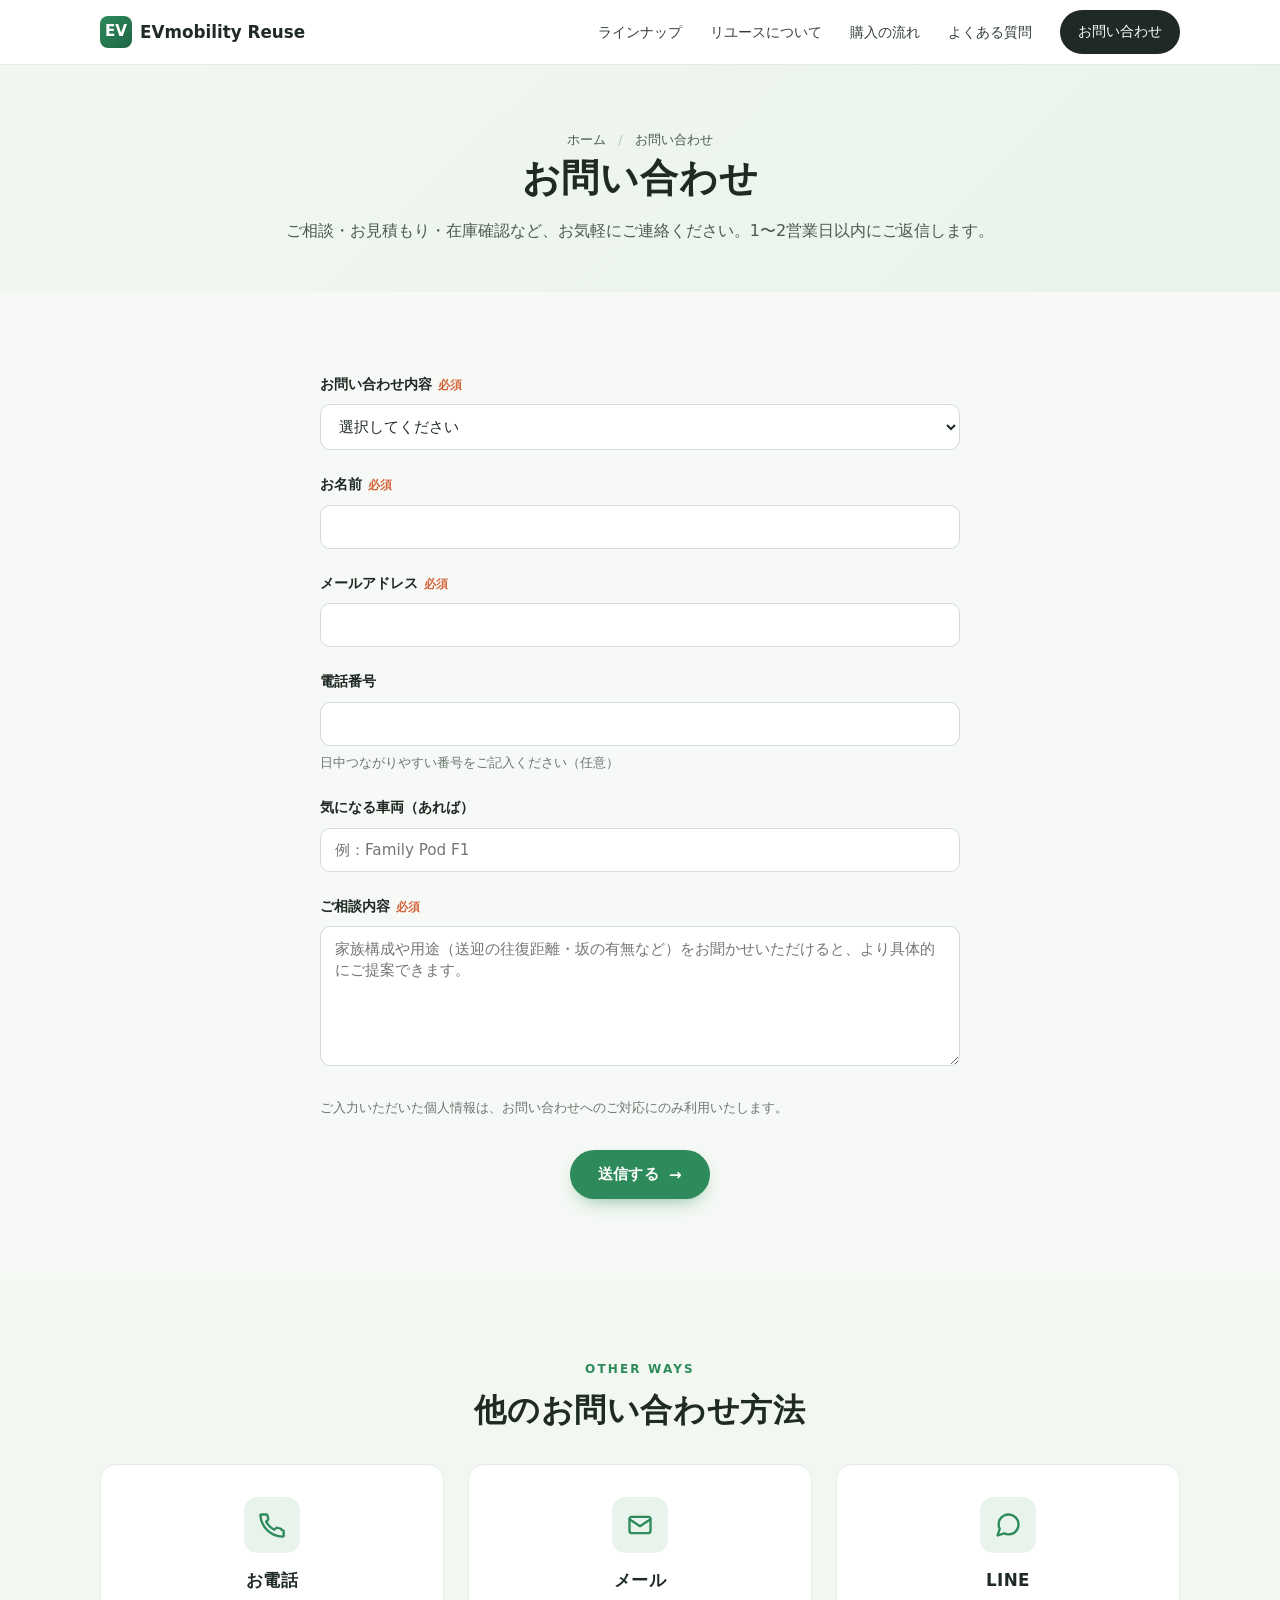
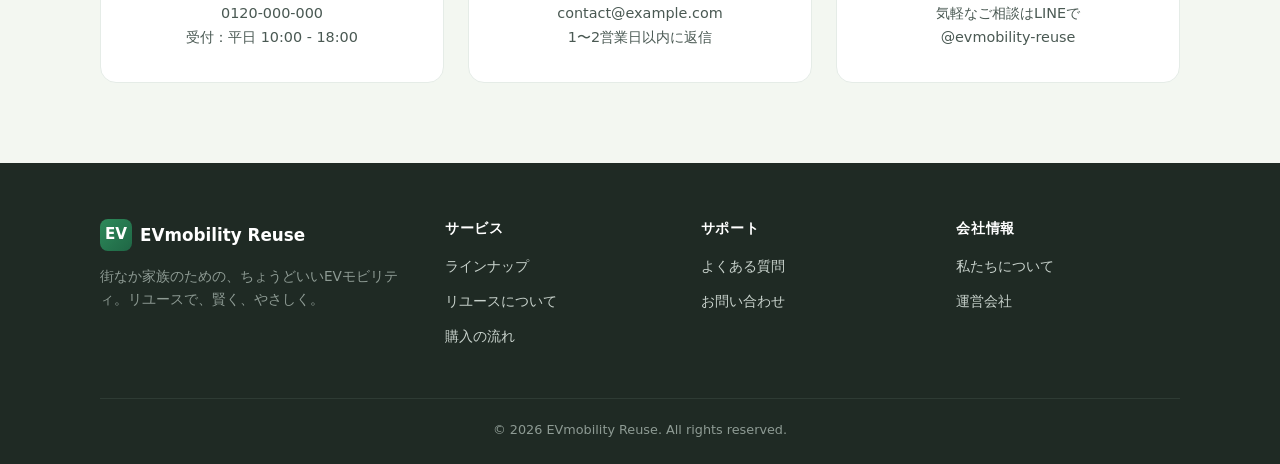
<file: contact.html>
<!DOCTYPE html>
<html lang="ja">
<head>
  <meta charset="UTF-8">
  <meta name="viewport" content="width=device-width, initial-scale=1.0">
  <title>お問い合わせ｜EVmobility Reuse</title>
  <meta name="description" content="EVmobility Reuse へのお問い合わせ・ご相談・お見積もり依頼はこちらから。">

  <!-- Open Graph -->
  <meta property="og:type" content="website">
  <meta property="og:title" content="リユースEVモビリティ">
  <meta property="og:description" content="リユースEVモビリティへのお問い合わせ・ご相談・お見積もり依頼はこちらから。">
  <meta property="og:url" content="https://bs-member.github.io/EVmobility_reuse/contact.html">
  <meta property="og:image" content="https://bs-member.github.io/EVmobility_reuse/assets/images/hero-trike.jpg">
  <meta property="og:image:secure_url" content="https://bs-member.github.io/EVmobility_reuse/assets/images/hero-trike.jpg">
  <meta property="og:image:type" content="image/jpeg">
  <meta property="og:image:width" content="1200">
  <meta property="og:image:height" content="800">
  <meta property="og:image:alt" content="お子さま2人を乗せて走る屋根付きEVトライク">
  <meta property="og:site_name" content="リユースEVモビリティ">
  <meta property="og:locale" content="ja_JP">

  <!-- Twitter Card -->
  <meta name="twitter:card" content="summary_large_image">
  <meta name="twitter:title" content="リユースEVモビリティ">
  <meta name="twitter:description" content="リユースEVモビリティへのお問い合わせ・ご相談・お見積もり依頼はこちらから。">
  <meta name="twitter:image" content="https://bs-member.github.io/EVmobility_reuse/assets/images/hero-trike.jpg">
  <meta name="twitter:image:alt" content="お子さま2人を乗せて走る屋根付きEVトライク">

  <link rel="icon" type="image/svg+xml" href="assets/images/favicon.svg">
  <link rel="stylesheet" href="assets/css/style.css">
</head>
<body>

  <header class="site-header">
    <div class="container header-inner">
      <a href="index.html" class="site-logo">
        <span class="logo-mark">EV</span>
        <span>EVmobility Reuse</span>
      </a>
      <nav class="site-nav" aria-label="グローバルナビゲーション">
        <a href="vehicles.html">ラインナップ</a>
        <a href="about.html">リユースについて</a>
        <a href="flow.html">購入の流れ</a>
        <a href="faq.html">よくある質問</a>
        <a href="contact.html" class="nav-cta">お問い合わせ</a>
      </nav>
      <button class="nav-toggle" type="button" aria-label="メニューを開く" aria-expanded="false">
        <span></span>
      </button>
    </div>
  </header>

  <main>

    <section class="page-header">
      <div class="container">
        <p class="breadcrumb">
          <a href="index.html">ホーム</a>
          <span class="sep">/</span>
          <span>お問い合わせ</span>
        </p>
        <h1>お問い合わせ</h1>
        <p>ご相談・お見積もり・在庫確認など、お気軽にご連絡ください。1〜2営業日以内にご返信します。</p>
      </div>
    </section>

    <section class="section">
      <div class="container">
        <form class="form" action="mailto:contact@example.com" method="post" enctype="text/plain">

          <div class="form-row">
            <label for="purpose">お問い合わせ内容<span class="required">必須</span></label>
            <select id="purpose" name="purpose" required>
              <option value="">選択してください</option>
              <option value="商品について">商品について（在庫・スペック）</option>
              <option value="見積もり">お見積もり依頼</option>
              <option value="試乗予約">試乗予約</option>
              <option value="下取り査定">下取り・買取査定</option>
              <option value="その他">その他</option>
            </select>
          </div>

          <div class="form-row">
            <label for="name">お名前<span class="required">必須</span></label>
            <input id="name" name="name" type="text" autocomplete="name" required>
          </div>

          <div class="form-row">
            <label for="email">メールアドレス<span class="required">必須</span></label>
            <input id="email" name="email" type="email" autocomplete="email" required>
          </div>

          <div class="form-row">
            <label for="tel">電話番号</label>
            <input id="tel" name="tel" type="tel" autocomplete="tel">
            <p class="form-note">日中つながりやすい番号をご記入ください（任意）</p>
          </div>

          <div class="form-row">
            <label for="vehicle">気になる車両（あれば）</label>
            <input id="vehicle" name="vehicle" type="text" placeholder="例：Family Pod F1">
          </div>

          <div class="form-row">
            <label for="message">ご相談内容<span class="required">必須</span></label>
            <textarea id="message" name="message" required placeholder="家族構成や用途（送迎の往復距離・坂の有無など）をお聞かせいただけると、より具体的にご提案できます。"></textarea>
          </div>

          <p class="form-note">
            ご入力いただいた個人情報は、お問い合わせへのご対応にのみ利用いたします。
          </p>

          <div class="form-actions">
            <button type="submit" class="btn btn-primary btn-arrow">送信する</button>
          </div>
        </form>
      </div>
    </section>

    <section class="section benefits">
      <div class="container">
        <span class="eyebrow text-center" style="display:block;">Other ways</span>
        <h2 class="section-title">他のお問い合わせ方法</h2>
        <div class="benefits-grid">
          <div class="benefit-card">
            <div class="icon" aria-hidden="true">
              <svg width="28" height="28" viewBox="0 0 24 24" fill="none" stroke="currentColor" stroke-width="2" stroke-linecap="round" stroke-linejoin="round"><path d="M22 16.92V21a1 1 0 0 1-1.11 1A19.86 19.86 0 0 1 2 4.11 1 1 0 0 1 3 3h4.09a1 1 0 0 1 1 .75 12.84 12.84 0 0 0 .7 2.81 1 1 0 0 1-.22 1L7 9.09a16 16 0 0 0 7 7l1.5-1.5a1 1 0 0 1 1-.22 12.84 12.84 0 0 0 2.81.7 1 1 0 0 1 .75 1z"/></svg>
            </div>
            <h3>お電話</h3>
            <p>0120-000-000<br>受付：平日 10:00 - 18:00</p>
          </div>
          <div class="benefit-card">
            <div class="icon" aria-hidden="true">
              <svg width="28" height="28" viewBox="0 0 24 24" fill="none" stroke="currentColor" stroke-width="2" stroke-linecap="round" stroke-linejoin="round"><rect x="3" y="5" width="18" height="14" rx="2"/><path d="M3 7l9 6 9-6"/></svg>
            </div>
            <h3>メール</h3>
            <p>contact@example.com<br>1〜2営業日以内に返信</p>
          </div>
          <div class="benefit-card">
            <div class="icon" aria-hidden="true">
              <svg width="28" height="28" viewBox="0 0 24 24" fill="none" stroke="currentColor" stroke-width="2" stroke-linecap="round" stroke-linejoin="round"><path d="M21 11.5a8.38 8.38 0 0 1-.9 3.8 8.5 8.5 0 0 1-7.6 4.7 8.38 8.38 0 0 1-3.8-.9L3 21l1.9-5.7a8.38 8.38 0 0 1-.9-3.8 8.5 8.5 0 0 1 4.7-7.6 8.38 8.38 0 0 1 3.8-.9h.5a8.48 8.48 0 0 1 8 8v.5z"/></svg>
            </div>
            <h3>LINE</h3>
            <p>気軽なご相談はLINEで<br>@evmobility-reuse</p>
          </div>
        </div>
      </div>
    </section>

  </main>

  <footer class="site-footer">
    <div class="container">
      <div class="footer-grid">
        <div class="footer-brand">
          <a href="index.html" class="site-logo">
            <span class="logo-mark">EV</span>
            <span>EVmobility Reuse</span>
          </a>
          <p>街なか家族のための、ちょうどいいEVモビリティ。リユースで、賢く、やさしく。</p>
        </div>
        <div class="footer-col">
          <h4>サービス</h4>
          <ul>
            <li><a href="vehicles.html">ラインナップ</a></li>
            <li><a href="about.html">リユースについて</a></li>
            <li><a href="flow.html">購入の流れ</a></li>
          </ul>
        </div>
        <div class="footer-col">
          <h4>サポート</h4>
          <ul>
            <li><a href="faq.html">よくある質問</a></li>
            <li><a href="contact.html">お問い合わせ</a></li>
          </ul>
        </div>
        <div class="footer-col">
          <h4>会社情報</h4>
          <ul>
            <li><a href="about.html">私たちについて</a></li>
            <li><a href="contact.html">運営会社</a></li>
          </ul>
        </div>
      </div>
      <div class="footer-bottom">
        © 2026 EVmobility Reuse. All rights reserved.
      </div>
    </div>
  </footer>

  <script src="assets/js/main.js"></script>
</body>
</html>
</file>
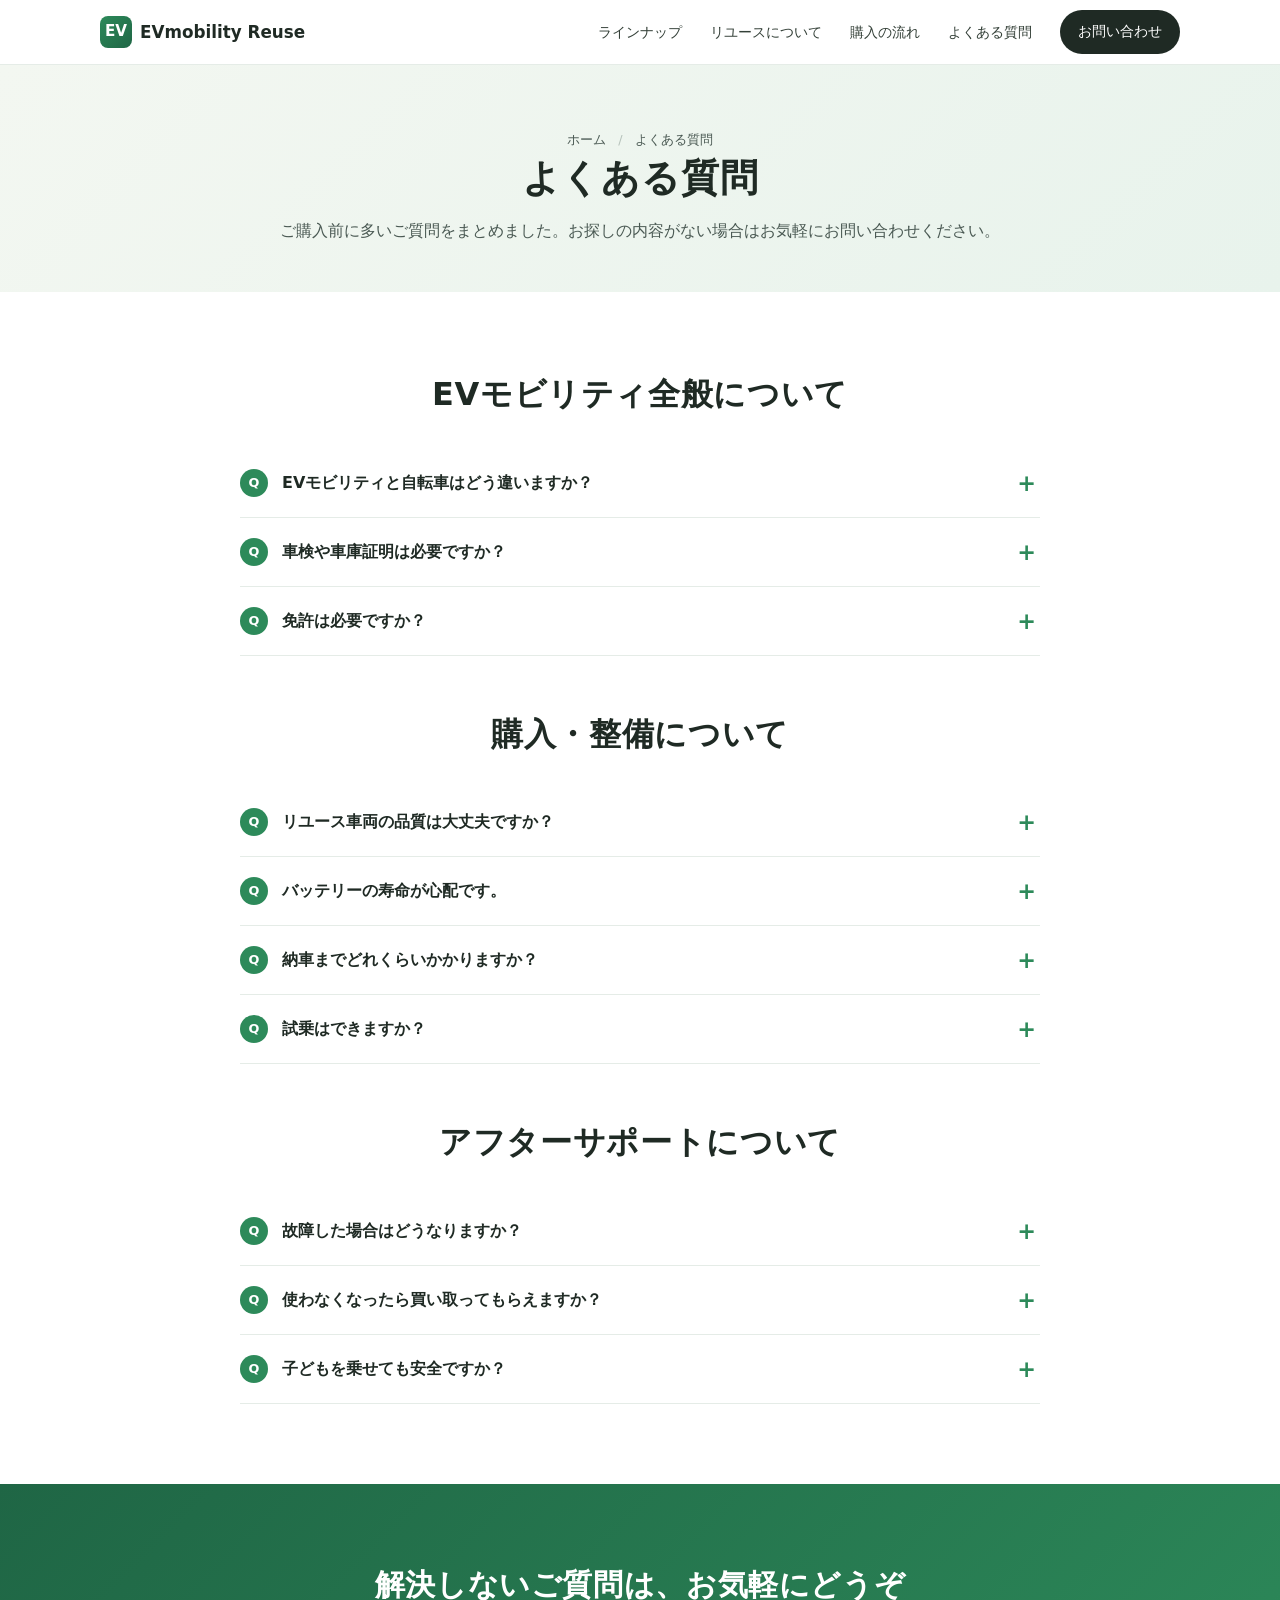
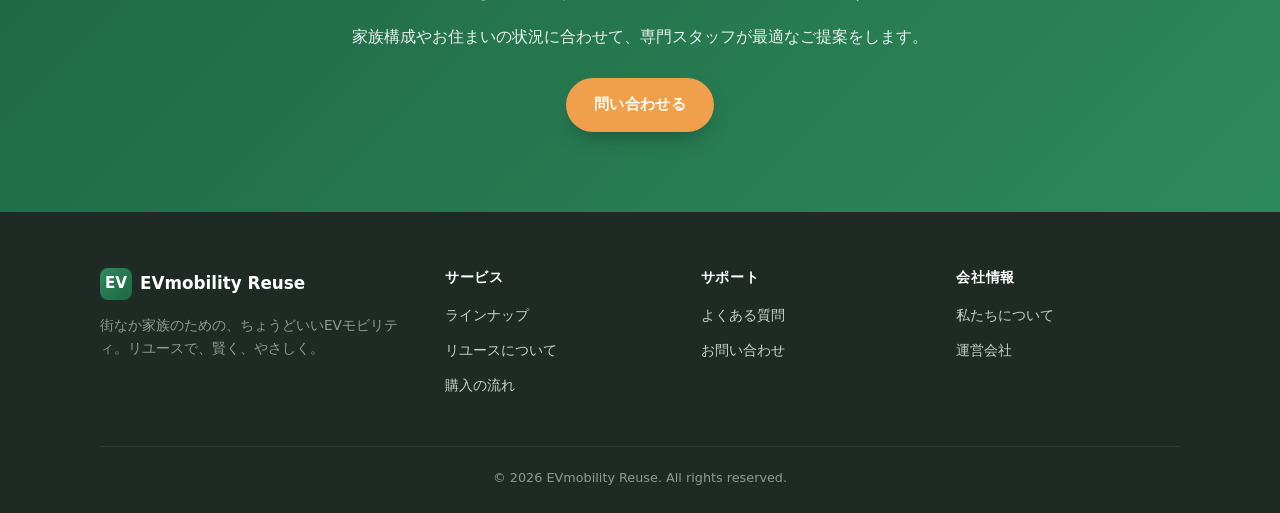
<file: faq.html>
<!DOCTYPE html>
<html lang="ja">
<head>
  <meta charset="UTF-8">
  <meta name="viewport" content="width=device-width, initial-scale=1.0">
  <title>よくある質問｜EVmobility Reuse</title>
  <meta name="description" content="EVモビリティのリユース購入に関するよくあるご質問をまとめました。">

  <!-- Open Graph -->
  <meta property="og:type" content="website">
  <meta property="og:title" content="リユースEVモビリティ">
  <meta property="og:description" content="リユースEVモビリティのご購入に関するよくあるご質問をまとめました。">
  <meta property="og:url" content="https://bs-member.github.io/EVmobility_reuse/faq.html">
  <meta property="og:image" content="https://bs-member.github.io/EVmobility_reuse/assets/images/hero-trike.jpg">
  <meta property="og:image:secure_url" content="https://bs-member.github.io/EVmobility_reuse/assets/images/hero-trike.jpg">
  <meta property="og:image:type" content="image/jpeg">
  <meta property="og:image:width" content="1200">
  <meta property="og:image:height" content="800">
  <meta property="og:image:alt" content="お子さま2人を乗せて走る屋根付きEVトライク">
  <meta property="og:site_name" content="リユースEVモビリティ">
  <meta property="og:locale" content="ja_JP">

  <!-- Twitter Card -->
  <meta name="twitter:card" content="summary_large_image">
  <meta name="twitter:title" content="リユースEVモビリティ">
  <meta name="twitter:description" content="リユースEVモビリティのご購入に関するよくあるご質問をまとめました。">
  <meta name="twitter:image" content="https://bs-member.github.io/EVmobility_reuse/assets/images/hero-trike.jpg">
  <meta name="twitter:image:alt" content="お子さま2人を乗せて走る屋根付きEVトライク">

  <link rel="icon" type="image/svg+xml" href="assets/images/favicon.svg">
  <link rel="stylesheet" href="assets/css/style.css">
</head>
<body>

  <header class="site-header">
    <div class="container header-inner">
      <a href="index.html" class="site-logo">
        <span class="logo-mark">EV</span>
        <span>EVmobility Reuse</span>
      </a>
      <nav class="site-nav" aria-label="グローバルナビゲーション">
        <a href="vehicles.html">ラインナップ</a>
        <a href="about.html">リユースについて</a>
        <a href="flow.html">購入の流れ</a>
        <a href="faq.html">よくある質問</a>
        <a href="contact.html" class="nav-cta">お問い合わせ</a>
      </nav>
      <button class="nav-toggle" type="button" aria-label="メニューを開く" aria-expanded="false">
        <span></span>
      </button>
    </div>
  </header>

  <main>

    <section class="page-header">
      <div class="container">
        <p class="breadcrumb">
          <a href="index.html">ホーム</a>
          <span class="sep">/</span>
          <span>よくある質問</span>
        </p>
        <h1>よくある質問</h1>
        <p>ご購入前に多いご質問をまとめました。お探しの内容がない場合はお気軽にお問い合わせください。</p>
      </div>
    </section>

    <section class="section faq">
      <div class="container">

        <h2 class="section-title">EVモビリティ全般について</h2>
        <ul class="faq-list">
          <li class="faq-item">
            <details>
              <summary>EVモビリティと自転車はどう違いますか？</summary>
              <div class="faq-answer">
                <p>電動アシスト自転車は人がこぐ前提のサポート、EVモビリティはモーターのみで走行できる乗り物を指します。免許の要否や走行ルールが車種ごとに異なり、当サイトではカテゴリごとに条件を表示しています。</p>
              </div>
            </details>
          </li>
          <li class="faq-item">
            <details>
              <summary>車検や車庫証明は必要ですか？</summary>
              <div class="faq-answer">
                <p>原付・特定小型原付・125cc以下の電動原付は車検も車庫証明も不要です。超小型モビリティの一部は車検不要・車庫証明不要のものがあります。商品ページに条件を記載しています。</p>
              </div>
            </details>
          </li>
          <li class="faq-item">
            <details>
              <summary>免許は必要ですか？</summary>
              <div class="faq-answer">
                <p>特定小型原付（電動キックボード）は16歳以上であれば免許不要です。電動原付は原付免許、超小型モビリティは普通自動車免許が必要です。</p>
              </div>
            </details>
          </li>
        </ul>

        <h2 class="section-title" style="margin-top: 56px;">購入・整備について</h2>
        <ul class="faq-list">
          <li class="faq-item">
            <details>
              <summary>リユース車両の品質は大丈夫ですか？</summary>
              <div class="faq-answer">
                <p>すべての車両に専門スタッフによる70項目の納車前点検を実施し、バッテリー診断書を添付しています。納車後6ヶ月の整備保証付きですので、安心してご利用いただけます。</p>
              </div>
            </details>
          </li>
          <li class="faq-item">
            <details>
              <summary>バッテリーの寿命が心配です。</summary>
              <div class="faq-answer">
                <p>納車前のバッテリー診断で残容量（SOH）を測定し、診断書としてお渡ししています。一般的にEVバッテリーは10年・10万km程度の耐久性とされており、街乗り用途であれば長くお使いいただけます。</p>
              </div>
            </details>
          </li>
          <li class="faq-item">
            <details>
              <summary>納車までどれくらいかかりますか？</summary>
              <div class="faq-answer">
                <p>登録手続きが必要な車両で最短1週間、特定小型原付など登録不要の車両は最短3営業日でお届け可能です。</p>
              </div>
            </details>
          </li>
          <li class="faq-item">
            <details>
              <summary>試乗はできますか？</summary>
              <div class="faq-answer">
                <p>提携店舗にて試乗いただけます。ご希望の車両の在庫店舗を、お問い合わせ時にご案内いたします。</p>
              </div>
            </details>
          </li>
        </ul>

        <h2 class="section-title" style="margin-top: 56px;">アフターサポートについて</h2>
        <ul class="faq-list">
          <li class="faq-item">
            <details>
              <summary>故障した場合はどうなりますか？</summary>
              <div class="faq-answer">
                <p>納車後6ヶ月間は整備保証の対象です。提携する全国の整備工場でサポートいたしますので、最寄りの拠点をご案内します。</p>
              </div>
            </details>
          </li>
          <li class="faq-item">
            <details>
              <summary>使わなくなったら買い取ってもらえますか？</summary>
              <div class="faq-answer">
                <p>はい、下取り買取に対応しています。ご購入時に3年後・5年後の買取価格目安をご提示しますので、長期的な計画も立てやすくなっています。</p>
              </div>
            </details>
          </li>
          <li class="faq-item">
            <details>
              <summary>子どもを乗せても安全ですか？</summary>
              <div class="faq-answer">
                <p>チャイルドシート対応モデルや屋根付き超小型モビリティなど、お子さま同乗を前提とした車種をご用意しています。商品ページで「子乗せ対応」タグをご確認ください。</p>
              </div>
            </details>
          </li>
        </ul>

      </div>
    </section>

    <section class="section cta">
      <div class="container">
        <h2>解決しないご質問は、お気軽にどうぞ</h2>
        <p>家族構成やお住まいの状況に合わせて、専門スタッフが最適なご提案をします。</p>
        <div class="hero-actions" style="justify-content: center;">
          <a href="contact.html" class="btn btn-primary">問い合わせる</a>
        </div>
      </div>
    </section>

  </main>

  <footer class="site-footer">
    <div class="container">
      <div class="footer-grid">
        <div class="footer-brand">
          <a href="index.html" class="site-logo">
            <span class="logo-mark">EV</span>
            <span>EVmobility Reuse</span>
          </a>
          <p>街なか家族のための、ちょうどいいEVモビリティ。リユースで、賢く、やさしく。</p>
        </div>
        <div class="footer-col">
          <h4>サービス</h4>
          <ul>
            <li><a href="vehicles.html">ラインナップ</a></li>
            <li><a href="about.html">リユースについて</a></li>
            <li><a href="flow.html">購入の流れ</a></li>
          </ul>
        </div>
        <div class="footer-col">
          <h4>サポート</h4>
          <ul>
            <li><a href="faq.html">よくある質問</a></li>
            <li><a href="contact.html">お問い合わせ</a></li>
          </ul>
        </div>
        <div class="footer-col">
          <h4>会社情報</h4>
          <ul>
            <li><a href="about.html">私たちについて</a></li>
            <li><a href="contact.html">運営会社</a></li>
          </ul>
        </div>
      </div>
      <div class="footer-bottom">
        © 2026 EVmobility Reuse. All rights reserved.
      </div>
    </div>
  </footer>

  <script src="assets/js/main.js"></script>
</body>
</html>
</file>
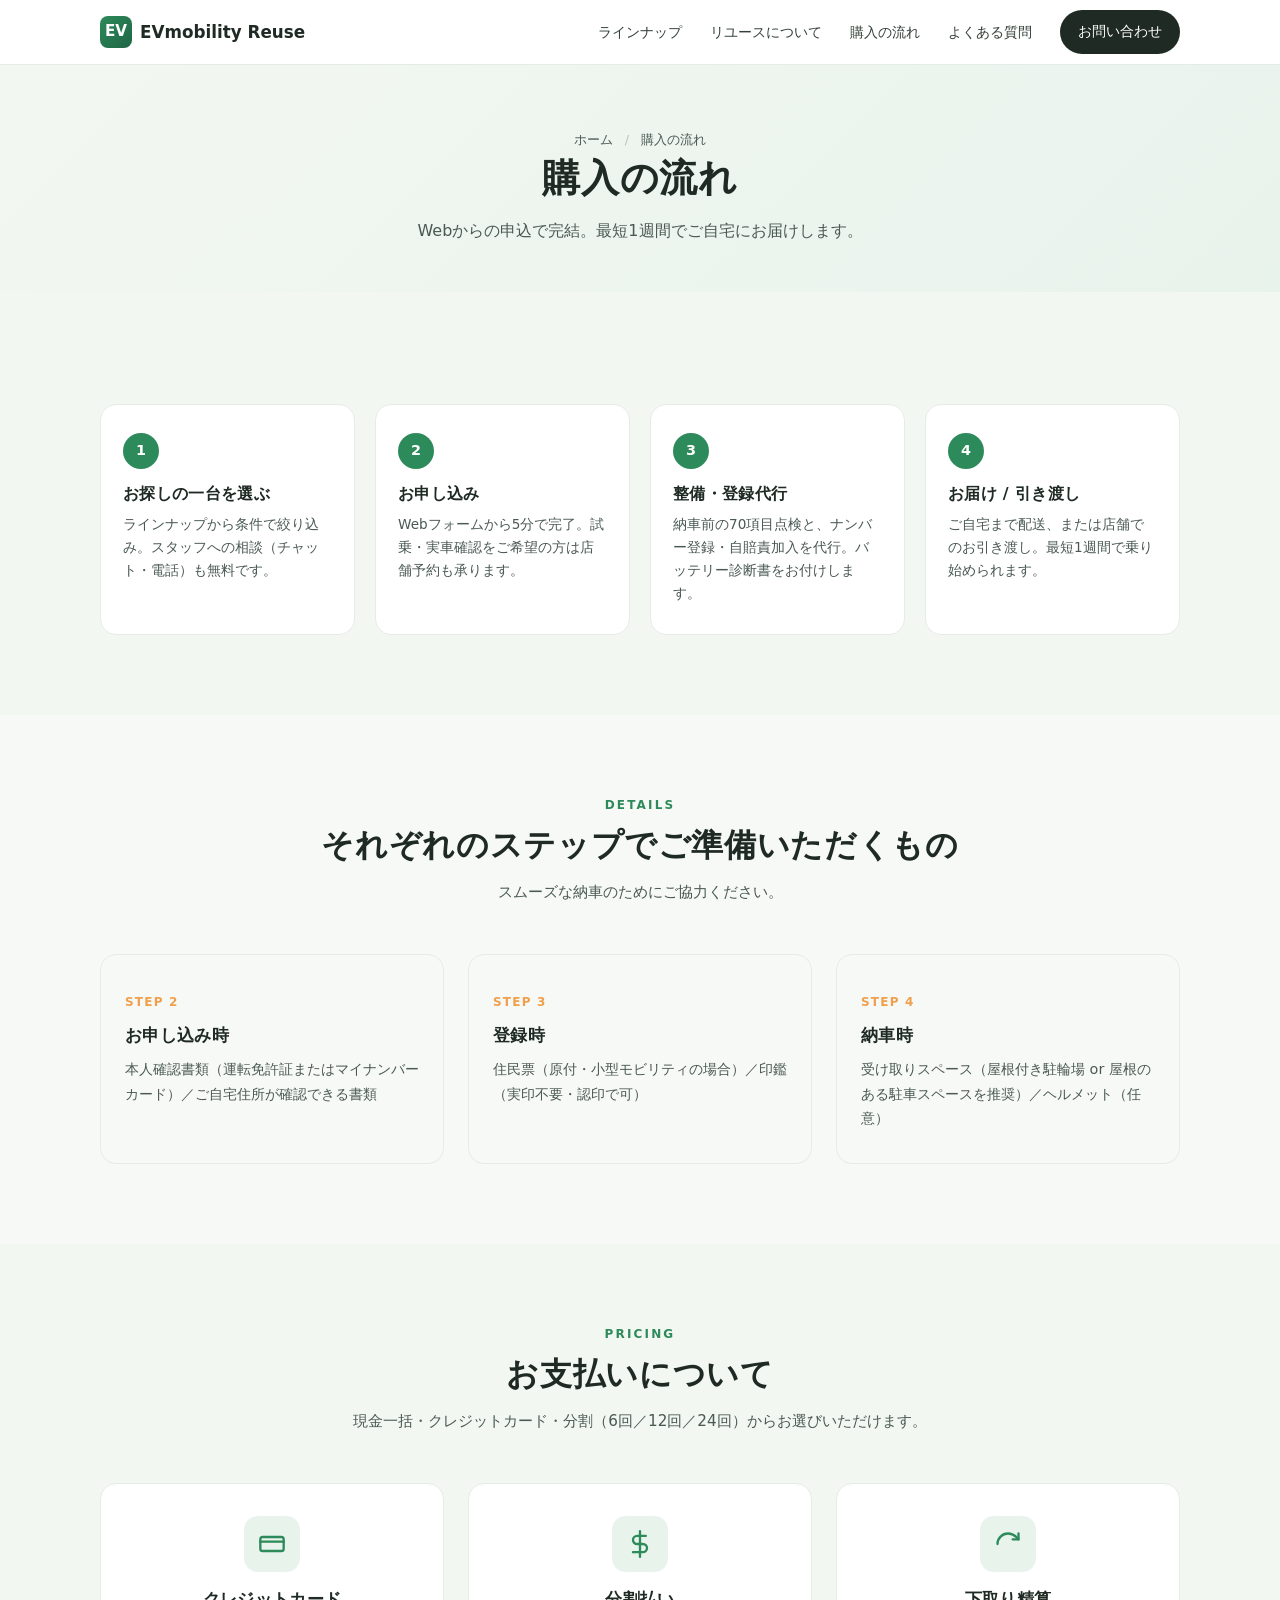
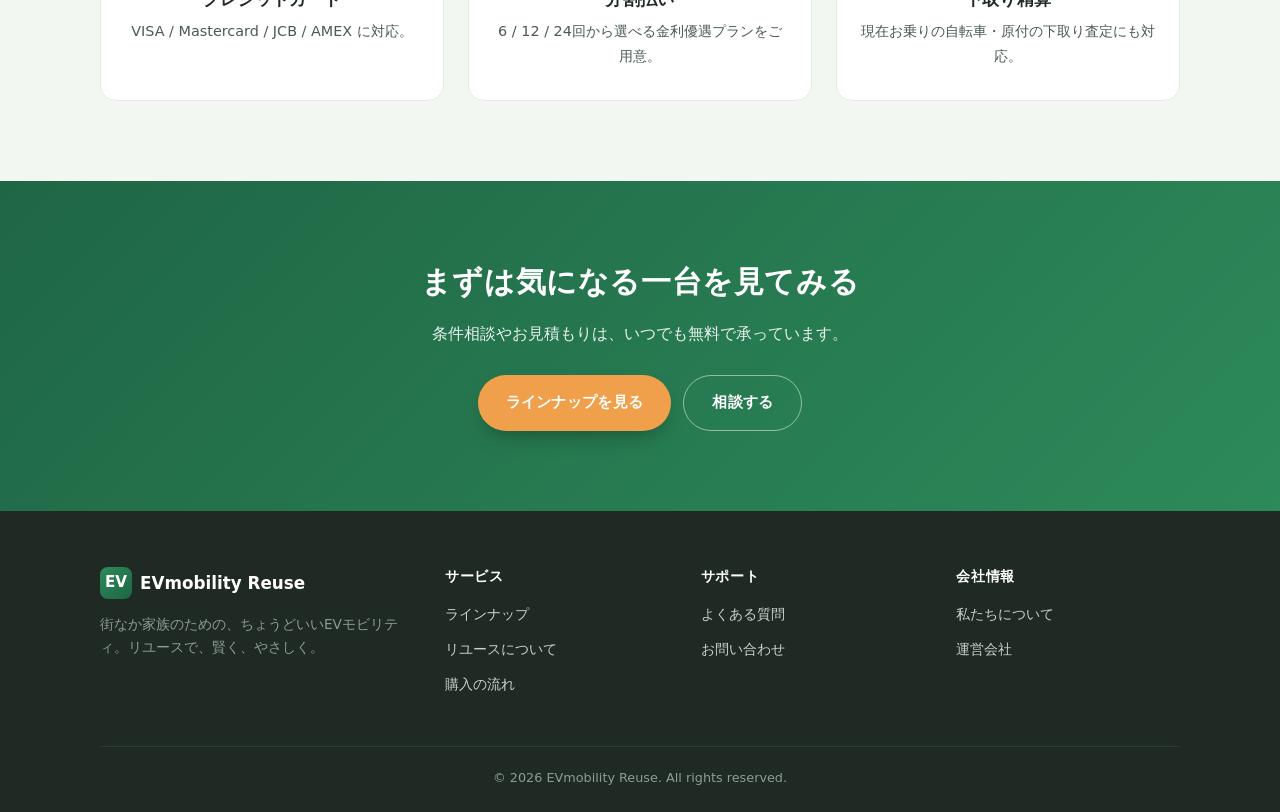
<file: flow.html>
<!DOCTYPE html>
<html lang="ja">
<head>
  <meta charset="UTF-8">
  <meta name="viewport" content="width=device-width, initial-scale=1.0">
  <title>購入の流れ｜EVmobility Reuse</title>
  <meta name="description" content="EVmobility Reuse での購入の流れ。最短1週間でお手元へ。">

  <!-- Open Graph -->
  <meta property="og:type" content="website">
  <meta property="og:title" content="リユースEVモビリティ">
  <meta property="og:description" content="リユースEVモビリティの購入の流れ。Webからの申込で完結、最短1週間でお手元へ。">
  <meta property="og:url" content="https://bs-member.github.io/EVmobility_reuse/flow.html">
  <meta property="og:image" content="https://bs-member.github.io/EVmobility_reuse/assets/images/hero-trike.jpg">
  <meta property="og:image:secure_url" content="https://bs-member.github.io/EVmobility_reuse/assets/images/hero-trike.jpg">
  <meta property="og:image:type" content="image/jpeg">
  <meta property="og:image:width" content="1200">
  <meta property="og:image:height" content="800">
  <meta property="og:image:alt" content="お子さま2人を乗せて走る屋根付きEVトライク">
  <meta property="og:site_name" content="リユースEVモビリティ">
  <meta property="og:locale" content="ja_JP">

  <!-- Twitter Card -->
  <meta name="twitter:card" content="summary_large_image">
  <meta name="twitter:title" content="リユースEVモビリティ">
  <meta name="twitter:description" content="リユースEVモビリティの購入の流れ。Webからの申込で完結、最短1週間でお手元へ。">
  <meta name="twitter:image" content="https://bs-member.github.io/EVmobility_reuse/assets/images/hero-trike.jpg">
  <meta name="twitter:image:alt" content="お子さま2人を乗せて走る屋根付きEVトライク">

  <link rel="icon" type="image/svg+xml" href="assets/images/favicon.svg">
  <link rel="stylesheet" href="assets/css/style.css">
</head>
<body>

  <header class="site-header">
    <div class="container header-inner">
      <a href="index.html" class="site-logo">
        <span class="logo-mark">EV</span>
        <span>EVmobility Reuse</span>
      </a>
      <nav class="site-nav" aria-label="グローバルナビゲーション">
        <a href="vehicles.html">ラインナップ</a>
        <a href="about.html">リユースについて</a>
        <a href="flow.html">購入の流れ</a>
        <a href="faq.html">よくある質問</a>
        <a href="contact.html" class="nav-cta">お問い合わせ</a>
      </nav>
      <button class="nav-toggle" type="button" aria-label="メニューを開く" aria-expanded="false">
        <span></span>
      </button>
    </div>
  </header>

  <main>

    <section class="page-header">
      <div class="container">
        <p class="breadcrumb">
          <a href="index.html">ホーム</a>
          <span class="sep">/</span>
          <span>購入の流れ</span>
        </p>
        <h1>購入の流れ</h1>
        <p>Webからの申込で完結。最短1週間でご自宅にお届けします。</p>
      </div>
    </section>

    <section class="section flow">
      <div class="container">
        <ol class="flow-list">
          <li class="flow-step">
            <span class="step-num">1</span>
            <h3>お探しの一台を選ぶ</h3>
            <p>ラインナップから条件で絞り込み。スタッフへの相談（チャット・電話）も無料です。</p>
          </li>
          <li class="flow-step">
            <span class="step-num">2</span>
            <h3>お申し込み</h3>
            <p>Webフォームから5分で完了。試乗・実車確認をご希望の方は店舗予約も承ります。</p>
          </li>
          <li class="flow-step">
            <span class="step-num">3</span>
            <h3>整備・登録代行</h3>
            <p>納車前の70項目点検と、ナンバー登録・自賠責加入を代行。バッテリー診断書をお付けします。</p>
          </li>
          <li class="flow-step">
            <span class="step-num">4</span>
            <h3>お届け / 引き渡し</h3>
            <p>ご自宅まで配送、または店舗でのお引き渡し。最短1週間で乗り始められます。</p>
          </li>
        </ol>
      </div>
    </section>

    <section class="section">
      <div class="container">
        <span class="eyebrow text-center" style="display:block;">Details</span>
        <h2 class="section-title">それぞれのステップでご準備いただくもの</h2>
        <p class="section-lead">スムーズな納車のためにご協力ください。</p>

        <div class="problem-grid">
          <div class="problem-card">
            <span class="num">STEP 2</span>
            <h3>お申し込み時</h3>
            <p>本人確認書類（運転免許証またはマイナンバーカード）／ご自宅住所が確認できる書類</p>
          </div>
          <div class="problem-card">
            <span class="num">STEP 3</span>
            <h3>登録時</h3>
            <p>住民票（原付・小型モビリティの場合）／印鑑（実印不要・認印で可）</p>
          </div>
          <div class="problem-card">
            <span class="num">STEP 4</span>
            <h3>納車時</h3>
            <p>受け取りスペース（屋根付き駐輪場 or 屋根のある駐車スペースを推奨）／ヘルメット（任意）</p>
          </div>
        </div>
      </div>
    </section>

    <section class="section flow">
      <div class="container">
        <span class="eyebrow text-center" style="display:block;">Pricing</span>
        <h2 class="section-title">お支払いについて</h2>
        <p class="section-lead">現金一括・クレジットカード・分割（6回／12回／24回）からお選びいただけます。</p>

        <div class="benefits-grid">
          <div class="benefit-card">
            <div class="icon" aria-hidden="true">
              <svg width="28" height="28" viewBox="0 0 24 24" fill="none" stroke="currentColor" stroke-width="2" stroke-linecap="round" stroke-linejoin="round"><rect x="2" y="6" width="20" height="12" rx="2"/><path d="M2 10h20"/></svg>
            </div>
            <h3>クレジットカード</h3>
            <p>VISA / Mastercard / JCB / AMEX に対応。</p>
          </div>
          <div class="benefit-card">
            <div class="icon" aria-hidden="true">
              <svg width="28" height="28" viewBox="0 0 24 24" fill="none" stroke="currentColor" stroke-width="2" stroke-linecap="round" stroke-linejoin="round"><path d="M12 1v22"/><path d="M17 5H9.5a3.5 3.5 0 0 0 0 7h5a3.5 3.5 0 0 1 0 7H6"/></svg>
            </div>
            <h3>分割払い</h3>
            <p>6 / 12 / 24回から選べる金利優遇プランをご用意。</p>
          </div>
          <div class="benefit-card">
            <div class="icon" aria-hidden="true">
              <svg width="28" height="28" viewBox="0 0 24 24" fill="none" stroke="currentColor" stroke-width="2" stroke-linecap="round" stroke-linejoin="round"><path d="M3 12a9 9 0 0 1 9-9 9.75 9.75 0 0 1 6.74 2.74L21 8"/><path d="M21 3v5h-5"/></svg>
            </div>
            <h3>下取り精算</h3>
            <p>現在お乗りの自転車・原付の下取り査定にも対応。</p>
          </div>
        </div>
      </div>
    </section>

    <section class="section cta">
      <div class="container">
        <h2>まずは気になる一台を見てみる</h2>
        <p>条件相談やお見積もりは、いつでも無料で承っています。</p>
        <div class="hero-actions" style="justify-content: center;">
          <a href="vehicles.html" class="btn btn-primary">ラインナップを見る</a>
          <a href="contact.html" class="btn btn-secondary">相談する</a>
        </div>
      </div>
    </section>

  </main>

  <footer class="site-footer">
    <div class="container">
      <div class="footer-grid">
        <div class="footer-brand">
          <a href="index.html" class="site-logo">
            <span class="logo-mark">EV</span>
            <span>EVmobility Reuse</span>
          </a>
          <p>街なか家族のための、ちょうどいいEVモビリティ。リユースで、賢く、やさしく。</p>
        </div>
        <div class="footer-col">
          <h4>サービス</h4>
          <ul>
            <li><a href="vehicles.html">ラインナップ</a></li>
            <li><a href="about.html">リユースについて</a></li>
            <li><a href="flow.html">購入の流れ</a></li>
          </ul>
        </div>
        <div class="footer-col">
          <h4>サポート</h4>
          <ul>
            <li><a href="faq.html">よくある質問</a></li>
            <li><a href="contact.html">お問い合わせ</a></li>
          </ul>
        </div>
        <div class="footer-col">
          <h4>会社情報</h4>
          <ul>
            <li><a href="about.html">私たちについて</a></li>
            <li><a href="contact.html">運営会社</a></li>
          </ul>
        </div>
      </div>
      <div class="footer-bottom">
        © 2026 EVmobility Reuse. All rights reserved.
      </div>
    </div>
  </footer>

  <script src="assets/js/main.js"></script>
</body>
</html>
</file>
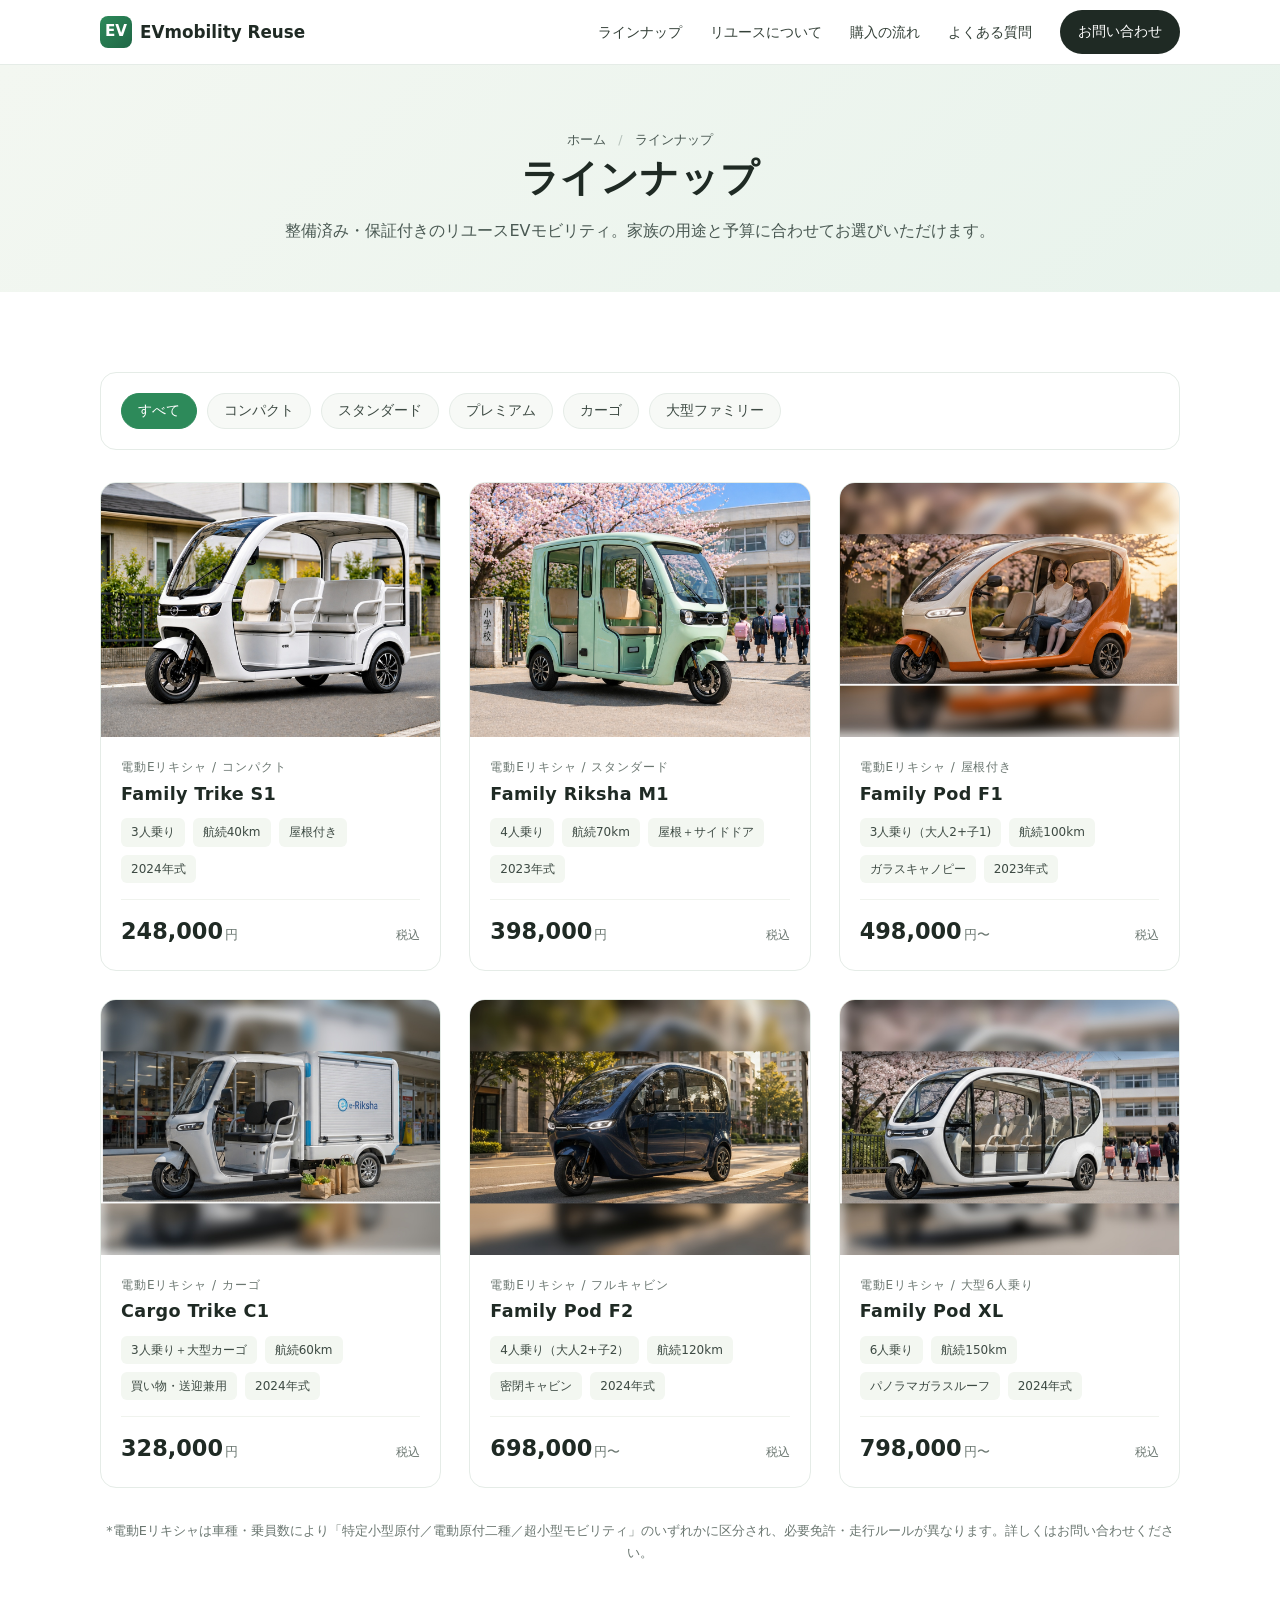
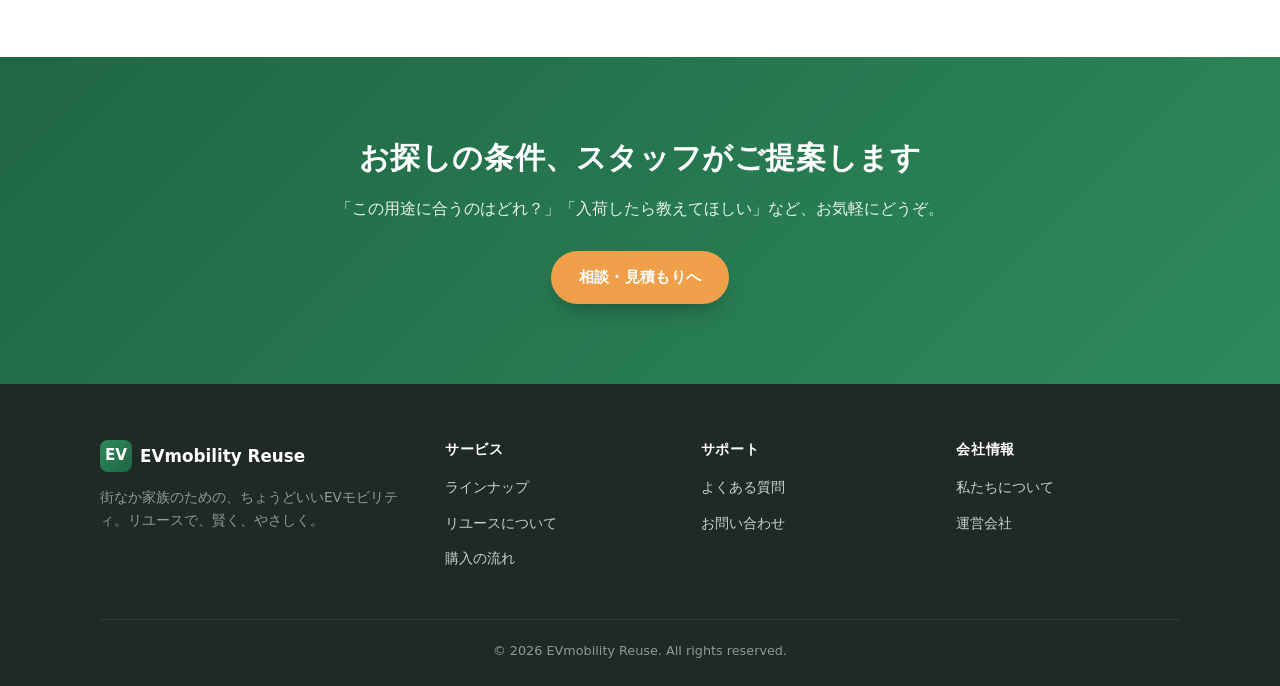
<file: vehicles.html>
<!DOCTYPE html>
<html lang="ja">
<head>
  <meta charset="UTF-8">
  <meta name="viewport" content="width=device-width, initial-scale=1.0">
  <title>ラインナップ｜EVmobility Reuse</title>
  <meta name="description" content="家族にちょうどいいEVモビリティのリユース車両一覧。電動キックボード、超小型モビリティ、電動スクーターなど。">

  <!-- Open Graph -->
  <meta property="og:type" content="website">
  <meta property="og:title" content="リユースEVモビリティ">
  <meta property="og:description" content="家族にちょうどいい屋根付きEVトライクのリユース車両一覧。整備済み・保証付きで安心。">
  <meta property="og:url" content="https://bs-member.github.io/EVmobility_reuse/vehicles.html">
  <meta property="og:image" content="https://bs-member.github.io/EVmobility_reuse/assets/images/hero-trike.jpg">
  <meta property="og:image:secure_url" content="https://bs-member.github.io/EVmobility_reuse/assets/images/hero-trike.jpg">
  <meta property="og:image:type" content="image/jpeg">
  <meta property="og:image:width" content="1200">
  <meta property="og:image:height" content="800">
  <meta property="og:image:alt" content="お子さま2人を乗せて走る屋根付きEVトライク">
  <meta property="og:site_name" content="リユースEVモビリティ">
  <meta property="og:locale" content="ja_JP">

  <!-- Twitter Card -->
  <meta name="twitter:card" content="summary_large_image">
  <meta name="twitter:title" content="リユースEVモビリティ">
  <meta name="twitter:description" content="家族にちょうどいい屋根付きEVトライクのリユース車両一覧。整備済み・保証付きで安心。">
  <meta name="twitter:image" content="https://bs-member.github.io/EVmobility_reuse/assets/images/hero-trike.jpg">
  <meta name="twitter:image:alt" content="お子さま2人を乗せて走る屋根付きEVトライク">

  <link rel="icon" type="image/svg+xml" href="assets/images/favicon.svg">
  <link rel="stylesheet" href="assets/css/style.css">
</head>
<body>

  <header class="site-header">
    <div class="container header-inner">
      <a href="index.html" class="site-logo">
        <span class="logo-mark">EV</span>
        <span>EVmobility Reuse</span>
      </a>
      <nav class="site-nav" aria-label="グローバルナビゲーション">
        <a href="vehicles.html">ラインナップ</a>
        <a href="about.html">リユースについて</a>
        <a href="flow.html">購入の流れ</a>
        <a href="faq.html">よくある質問</a>
        <a href="contact.html" class="nav-cta">お問い合わせ</a>
      </nav>
      <button class="nav-toggle" type="button" aria-label="メニューを開く" aria-expanded="false">
        <span></span>
      </button>
    </div>
  </header>

  <main>

    <section class="page-header">
      <div class="container">
        <p class="breadcrumb">
          <a href="index.html">ホーム</a>
          <span class="sep">/</span>
          <span>ラインナップ</span>
        </p>
        <h1>ラインナップ</h1>
        <p>整備済み・保証付きのリユースEVモビリティ。家族の用途と予算に合わせてお選びいただけます。</p>
      </div>
    </section>

    <section class="section vehicles-section">
      <div class="container">

        <div class="filter-bar" role="group" aria-label="カテゴリフィルター">
          <button type="button" class="filter-chip active">すべて</button>
          <button type="button" class="filter-chip">コンパクト</button>
          <button type="button" class="filter-chip">スタンダード</button>
          <button type="button" class="filter-chip">プレミアム</button>
          <button type="button" class="filter-chip">カーゴ</button>
          <button type="button" class="filter-chip">大型ファミリー</button>
        </div>

        <div class="vehicle-grid">

          <article class="vehicle-card">
            <div class="vehicle-thumb">
              <span class="vehicle-tag">車検不要</span>
              <img src="assets/images/riksha-s1.jpg" alt="コンパクト電動Eリキシャ Family Trike S1">
            </div>
            <div class="vehicle-body">
              <p class="vehicle-category">電動Eリキシャ / コンパクト</p>
              <h3 class="vehicle-name">Family Trike S1</h3>
              <ul class="vehicle-specs">
                <li>3人乗り</li>
                <li>航続40km</li>
                <li>屋根付き</li>
                <li>2024年式</li>
              </ul>
              <div class="vehicle-price">
                <span><span class="price">248,000</span><span class="price-unit">円</span></span>
                <span class="tax">税込</span>
              </div>
            </div>
          </article>

          <article class="vehicle-card">
            <div class="vehicle-thumb thumb-orange">
              <span class="vehicle-tag tag-new">人気</span>
              <img src="assets/images/riksha-m1.jpg" alt="4人乗り電動Eリキシャ Family Riksha M1">
            </div>
            <div class="vehicle-body">
              <p class="vehicle-category">電動Eリキシャ / スタンダード</p>
              <h3 class="vehicle-name">Family Riksha M1</h3>
              <ul class="vehicle-specs">
                <li>4人乗り</li>
                <li>航続70km</li>
                <li>屋根＋サイドドア</li>
                <li>2023年式</li>
              </ul>
              <div class="vehicle-price">
                <span><span class="price">398,000</span><span class="price-unit">円</span></span>
                <span class="tax">税込</span>
              </div>
            </div>
          </article>

          <article class="vehicle-card">
            <div class="vehicle-thumb thumb-blue">
              <span class="vehicle-tag">人気</span>
              <img src="assets/images/riksha-f1.jpg" alt="プレミアム電動Eリキシャ Family Pod F1">
            </div>
            <div class="vehicle-body">
              <p class="vehicle-category">電動Eリキシャ / 屋根付き</p>
              <h3 class="vehicle-name">Family Pod F1</h3>
              <ul class="vehicle-specs">
                <li>3人乗り（大人2+子1)</li>
                <li>航続100km</li>
                <li>ガラスキャノピー</li>
                <li>2023年式</li>
              </ul>
              <div class="vehicle-price">
                <span><span class="price">498,000</span><span class="price-unit">円〜</span></span>
                <span class="tax">税込</span>
              </div>
            </div>
          </article>

          <article class="vehicle-card">
            <div class="vehicle-thumb">
              <span class="vehicle-tag tag-new">新着</span>
              <img src="assets/images/riksha-c1.jpg" alt="カーゴ電動Eリキシャ Cargo Trike C1">
            </div>
            <div class="vehicle-body">
              <p class="vehicle-category">電動Eリキシャ / カーゴ</p>
              <h3 class="vehicle-name">Cargo Trike C1</h3>
              <ul class="vehicle-specs">
                <li>3人乗り＋大型カーゴ</li>
                <li>航続60km</li>
                <li>買い物・送迎兼用</li>
                <li>2024年式</li>
              </ul>
              <div class="vehicle-price">
                <span><span class="price">328,000</span><span class="price-unit">円</span></span>
                <span class="tax">税込</span>
              </div>
            </div>
          </article>

          <article class="vehicle-card">
            <div class="vehicle-thumb thumb-blue">
              <span class="vehicle-tag">プレミアム</span>
              <img src="assets/images/riksha-f2.jpg" alt="フルキャビン電動Eリキシャ Family Pod F2">
            </div>
            <div class="vehicle-body">
              <p class="vehicle-category">電動Eリキシャ / フルキャビン</p>
              <h3 class="vehicle-name">Family Pod F2</h3>
              <ul class="vehicle-specs">
                <li>4人乗り（大人2+子2）</li>
                <li>航続120km</li>
                <li>密閉キャビン</li>
                <li>2024年式</li>
              </ul>
              <div class="vehicle-price">
                <span><span class="price">698,000</span><span class="price-unit">円〜</span></span>
                <span class="tax">税込</span>
              </div>
            </div>
          </article>

          <article class="vehicle-card">
            <div class="vehicle-thumb thumb-orange">
              <span class="vehicle-tag tag-new">新着</span>
              <img src="assets/images/riksha-xl.jpg" alt="大型6人乗り電動Eリキシャ Family Pod XL">
            </div>
            <div class="vehicle-body">
              <p class="vehicle-category">電動Eリキシャ / 大型6人乗り</p>
              <h3 class="vehicle-name">Family Pod XL</h3>
              <ul class="vehicle-specs">
                <li>6人乗り</li>
                <li>航続150km</li>
                <li>パノラマガラスルーフ</li>
                <li>2024年式</li>
              </ul>
              <div class="vehicle-price">
                <span><span class="price">798,000</span><span class="price-unit">円〜</span></span>
                <span class="tax">税込</span>
              </div>
            </div>
          </article>

        </div>

        <p class="form-note text-center" style="margin-top:32px;">
          *電動Eリキシャは車種・乗員数により「特定小型原付／電動原付二種／超小型モビリティ」のいずれかに区分され、必要免許・走行ルールが異なります。詳しくはお問い合わせください。
        </p>

      </div>
    </section>

    <section class="section cta">
      <div class="container">
        <h2>お探しの条件、スタッフがご提案します</h2>
        <p>「この用途に合うのはどれ？」「入荷したら教えてほしい」など、お気軽にどうぞ。</p>
        <div class="hero-actions" style="justify-content: center;">
          <a href="contact.html" class="btn btn-primary">相談・見積もりへ</a>
        </div>
      </div>
    </section>

  </main>

  <footer class="site-footer">
    <div class="container">
      <div class="footer-grid">
        <div class="footer-brand">
          <a href="index.html" class="site-logo">
            <span class="logo-mark">EV</span>
            <span>EVmobility Reuse</span>
          </a>
          <p>街なか家族のための、ちょうどいいEVモビリティ。リユースで、賢く、やさしく。</p>
        </div>
        <div class="footer-col">
          <h4>サービス</h4>
          <ul>
            <li><a href="vehicles.html">ラインナップ</a></li>
            <li><a href="about.html">リユースについて</a></li>
            <li><a href="flow.html">購入の流れ</a></li>
          </ul>
        </div>
        <div class="footer-col">
          <h4>サポート</h4>
          <ul>
            <li><a href="faq.html">よくある質問</a></li>
            <li><a href="contact.html">お問い合わせ</a></li>
          </ul>
        </div>
        <div class="footer-col">
          <h4>会社情報</h4>
          <ul>
            <li><a href="about.html">私たちについて</a></li>
            <li><a href="contact.html">運営会社</a></li>
          </ul>
        </div>
      </div>
      <div class="footer-bottom">
        © 2026 EVmobility Reuse. All rights reserved.
      </div>
    </div>
  </footer>

  <script src="assets/js/main.js"></script>
</body>
</html>
</file>
<file: assets/css/style.css>
/* ============================================
   EVmobility Reuse - Common Stylesheet
   ============================================ */

/* Reset & Base
   ============================================ */
*,
*::before,
*::after {
  box-sizing: border-box;
}

html {
  scroll-behavior: smooth;
  -webkit-text-size-adjust: 100%;
}

body {
  margin: 0;
  font-family: "Hiragino Kaku Gothic ProN", "Hiragino Sans", "Yu Gothic", "Meiryo", system-ui, -apple-system, "Segoe UI", sans-serif;
  font-size: 16px;
  line-height: 1.7;
  color: #1f2a24;
  background-color: #f7f9f6;
  -webkit-font-smoothing: antialiased;
  -moz-osx-font-smoothing: grayscale;
}

img,
svg {
  display: block;
  max-width: 100%;
  height: auto;
}

a {
  color: inherit;
  text-decoration: none;
  transition: color 0.2s ease;
}

a:hover {
  color: #2d8a5a;
}

h1,
h2,
h3,
h4 {
  margin: 0;
  line-height: 1.4;
  font-weight: 700;
  letter-spacing: 0.02em;
}

p {
  margin: 0 0 1em;
}

ul,
ol {
  margin: 0;
  padding: 0;
  list-style: none;
}

button {
  font-family: inherit;
  cursor: pointer;
  border: none;
  background: none;
}

/* Layout helpers
   ============================================ */
.container {
  width: 100%;
  max-width: 1120px;
  margin: 0 auto;
  padding: 0 20px;
}

.section {
  padding: 80px 0;
}

.section-narrow {
  padding: 56px 0;
}

.section-title {
  font-size: clamp(1.5rem, 3vw, 2rem);
  text-align: center;
  margin-bottom: 12px;
  color: #1f2a24;
}

.section-lead {
  text-align: center;
  color: #4a5953;
  margin-bottom: 48px;
  font-size: 0.95rem;
}

.eyebrow {
  display: inline-block;
  font-size: 0.75rem;
  font-weight: 700;
  letter-spacing: 0.18em;
  color: #2d8a5a;
  text-transform: uppercase;
  margin-bottom: 8px;
}

.text-center {
  text-align: center;
}

/* Header
   ============================================ */
.site-header {
  position: sticky;
  top: 0;
  z-index: 100;
  background: rgba(255, 255, 255, 0.92);
  backdrop-filter: saturate(180%) blur(8px);
  -webkit-backdrop-filter: saturate(180%) blur(8px);
  border-bottom: 1px solid #e5ece7;
}

.header-inner {
  display: flex;
  align-items: center;
  justify-content: space-between;
  height: 64px;
}

.site-logo {
  display: flex;
  align-items: center;
  gap: 8px;
  font-weight: 700;
  font-size: 1.05rem;
  color: #1f2a24;
}

.site-logo .logo-mark {
  width: 32px;
  height: 32px;
  border-radius: 8px;
  background: linear-gradient(135deg, #2d8a5a 0%, #1f6645 100%);
  display: inline-flex;
  align-items: center;
  justify-content: center;
  color: #fff;
  font-weight: 800;
  font-size: 0.95rem;
}

.site-nav {
  display: flex;
  align-items: center;
  gap: 28px;
}

.site-nav a {
  font-size: 0.9rem;
  font-weight: 500;
  color: #344038;
}

.nav-cta {
  display: inline-flex;
  align-items: center;
  padding: 10px 18px;
  background: #1f2a24;
  color: #fff !important;
  border-radius: 999px;
  font-size: 0.85rem !important;
  font-weight: 600;
}

.nav-cta:hover {
  background: #2d8a5a;
}

.nav-toggle {
  display: none;
  width: 40px;
  height: 40px;
  align-items: center;
  justify-content: center;
}

.nav-toggle span {
  position: relative;
  display: block;
  width: 22px;
  height: 2px;
  background: #1f2a24;
  transition: transform 0.2s ease;
}

.nav-toggle span::before,
.nav-toggle span::after {
  content: "";
  position: absolute;
  left: 0;
  width: 22px;
  height: 2px;
  background: #1f2a24;
  transition: transform 0.2s ease;
}

.nav-toggle span::before {
  top: -7px;
}

.nav-toggle span::after {
  top: 7px;
}

/* Hero
   ============================================ */
.hero {
  position: relative;
  padding: 80px 0 96px;
  background:
    radial-gradient(ellipse at top right, rgba(45, 138, 90, 0.18), transparent 60%),
    radial-gradient(ellipse at bottom left, rgba(240, 160, 75, 0.16), transparent 55%),
    #f3f7f1;
  overflow: hidden;
}

.hero-grid {
  display: grid;
  grid-template-columns: 1.1fr 1fr;
  gap: 56px;
  align-items: center;
}

.hero-title {
  font-size: clamp(1.75rem, 4vw, 2.75rem);
  line-height: 1.3;
  margin-bottom: 20px;
  color: #1f2a24;
}

.hero-title .accent {
  color: #2d8a5a;
}

.hero-lead {
  font-size: 1.02rem;
  color: #3d4a43;
  margin-bottom: 32px;
}

.hero-actions {
  display: flex;
  gap: 12px;
  flex-wrap: wrap;
}

.hero-meta {
  display: flex;
  gap: 28px;
  margin-top: 36px;
  padding-top: 24px;
  border-top: 1px solid rgba(31, 42, 36, 0.1);
}

.hero-meta dt {
  font-size: 0.75rem;
  color: #6b7771;
  margin-bottom: 4px;
  letter-spacing: 0.05em;
}

.hero-meta dd {
  margin: 0;
  font-size: 1.1rem;
  font-weight: 700;
  color: #1f2a24;
}

.hero-visual {
  position: relative;
  aspect-ratio: 4 / 3;
  border-radius: 24px;
  overflow: hidden;
  background: linear-gradient(135deg, #d6ead9 0%, #a3cdaf 100%);
  box-shadow: 0 24px 60px -20px rgba(31, 102, 69, 0.35);
}

.hero-visual svg,
.hero-visual img {
  width: 100%;
  height: 100%;
  object-fit: cover;
}

/* Buttons
   ============================================ */
.btn {
  display: inline-flex;
  align-items: center;
  justify-content: center;
  gap: 6px;
  padding: 14px 28px;
  border-radius: 999px;
  font-weight: 600;
  font-size: 0.95rem;
  letter-spacing: 0.02em;
  transition: transform 0.15s ease, background 0.2s ease, box-shadow 0.2s ease;
  cursor: pointer;
  white-space: nowrap;
}

.btn-primary {
  background: #2d8a5a;
  color: #fff;
  box-shadow: 0 8px 20px -8px rgba(45, 138, 90, 0.6);
}

.btn-primary:hover {
  background: #1f6645;
  color: #fff;
  transform: translateY(-1px);
}

.btn-secondary {
  background: #fff;
  color: #1f2a24;
  border: 1.5px solid #d4ddd7;
}

.btn-secondary:hover {
  border-color: #2d8a5a;
  color: #2d8a5a;
}

.btn-accent {
  background: #f0a04b;
  color: #fff;
  box-shadow: 0 8px 20px -8px rgba(240, 160, 75, 0.6);
}

.btn-accent:hover {
  background: #d88735;
  color: #fff;
  transform: translateY(-1px);
}

.btn-block {
  width: 100%;
}

.btn-arrow::after {
  content: "→";
  margin-left: 4px;
  transition: transform 0.2s ease;
}

.btn-arrow:hover::after {
  transform: translateX(3px);
}

/* Problem section
   ============================================ */
.problem {
  background: #fff;
}

.problem-intro {
  display: grid;
  grid-template-columns: 1fr 0.9fr;
  gap: 56px;
  align-items: center;
  margin-bottom: 56px;
}

.problem-intro .eyebrow {
  margin-bottom: 8px;
}

.problem-intro h2 {
  font-size: clamp(1.4rem, 2.6vw, 1.85rem);
  line-height: 1.45;
  color: #1f2a24;
  margin-bottom: 14px;
}

.problem-intro p {
  color: #4a5953;
  font-size: 0.95rem;
  margin: 0;
}

.problem-intro-visual {
  position: relative;
  aspect-ratio: 3 / 2;
  background: #eef2eb;
  border: 1px solid #e5ece7;
  border-radius: 20px;
  overflow: hidden;
  box-shadow: 0 16px 36px -22px rgba(31, 42, 36, 0.25);
}

.problem-intro-visual img {
  width: 100%;
  height: 100%;
  object-fit: cover;
  display: block;
}

.problem-intro-visual .visual-caption {
  position: absolute;
  left: 14px;
  bottom: 14px;
  font-size: 0.72rem;
  font-weight: 600;
  letter-spacing: 0.08em;
  color: #fff;
  background: rgba(31, 42, 36, 0.78);
  padding: 6px 12px;
  border-radius: 999px;
  backdrop-filter: saturate(180%) blur(6px);
  -webkit-backdrop-filter: saturate(180%) blur(6px);
}

.problem-grid {
  display: grid;
  grid-template-columns: repeat(3, 1fr);
  gap: 24px;
  margin-top: 32px;
}

.problem-card {
  padding: 32px 24px;
  background: #f7f9f6;
  border-radius: 16px;
  border: 1px solid #e5ece7;
}

.problem-card .num {
  display: inline-block;
  font-size: 0.75rem;
  font-weight: 700;
  color: #f0a04b;
  letter-spacing: 0.1em;
  margin-bottom: 12px;
}

.problem-card h3 {
  font-size: 1.05rem;
  margin-bottom: 10px;
  color: #1f2a24;
}

.problem-card p {
  font-size: 0.9rem;
  color: #4a5953;
  margin: 0;
}

/* Benefits
   ============================================ */
.benefits {
  background: #f3f7f1;
}

.benefits-grid {
  display: grid;
  grid-template-columns: repeat(3, 1fr);
  gap: 24px;
  margin-top: 32px;
}

.benefit-card {
  padding: 32px 24px;
  background: #fff;
  border-radius: 16px;
  text-align: center;
  border: 1px solid #e5ece7;
  transition: transform 0.2s ease, box-shadow 0.2s ease;
}

.benefit-card:hover {
  transform: translateY(-3px);
  box-shadow: 0 12px 30px -12px rgba(31, 102, 69, 0.2);
}

.benefit-card .icon {
  width: 56px;
  height: 56px;
  margin: 0 auto 16px;
  border-radius: 14px;
  background: #e8f3ec;
  display: flex;
  align-items: center;
  justify-content: center;
  color: #2d8a5a;
}

.benefit-card h3 {
  font-size: 1.05rem;
  margin-bottom: 8px;
}

.benefit-card p {
  font-size: 0.9rem;
  color: #4a5953;
  margin: 0;
}

/* Vehicles
   ============================================ */
.vehicles-section {
  background: #fff;
}

.vehicle-grid {
  display: grid;
  grid-template-columns: repeat(3, 1fr);
  gap: 28px;
  margin-top: 32px;
}

.vehicle-card {
  background: #fff;
  border-radius: 16px;
  overflow: hidden;
  border: 1px solid #e5ece7;
  transition: transform 0.2s ease, box-shadow 0.2s ease;
  display: flex;
  flex-direction: column;
}

.vehicle-card:hover {
  transform: translateY(-4px);
  box-shadow: 0 16px 40px -16px rgba(31, 42, 36, 0.18);
}

.vehicle-thumb {
  aspect-ratio: 4 / 3;
  background: linear-gradient(135deg, #e8f3ec 0%, #cde3d3 100%);
  display: flex;
  align-items: center;
  justify-content: center;
  position: relative;
}

.vehicle-thumb.thumb-orange {
  background: linear-gradient(135deg, #fde8d2 0%, #f9d3a8 100%);
}

.vehicle-thumb.thumb-blue {
  background: linear-gradient(135deg, #dde8f3 0%, #b6cbe1 100%);
}

.vehicle-thumb svg {
  width: 60%;
  height: 60%;
}

.vehicle-thumb img {
  width: 100%;
  height: 100%;
  object-fit: cover;
  position: absolute;
  inset: 0;
}

.vehicle-tag {
  position: absolute;
  top: 12px;
  left: 12px;
  font-size: 0.7rem;
  font-weight: 600;
  background: rgba(255, 255, 255, 0.92);
  color: #2d8a5a;
  padding: 4px 10px;
  border-radius: 999px;
  letter-spacing: 0.05em;
}

.vehicle-tag.tag-new {
  color: #f0a04b;
}

.vehicle-body {
  padding: 20px;
  flex: 1;
  display: flex;
  flex-direction: column;
}

.vehicle-category {
  font-size: 0.75rem;
  color: #6b7771;
  letter-spacing: 0.08em;
  margin-bottom: 4px;
}

.vehicle-name {
  font-size: 1.1rem;
  margin-bottom: 12px;
  color: #1f2a24;
}

.vehicle-specs {
  display: flex;
  flex-wrap: wrap;
  gap: 8px;
  margin-bottom: 16px;
}

.vehicle-specs li {
  font-size: 0.75rem;
  background: #f3f7f1;
  color: #3d4a43;
  padding: 4px 10px;
  border-radius: 6px;
}

.vehicle-price {
  margin-top: auto;
  padding-top: 12px;
  border-top: 1px solid #f0f3ee;
  display: flex;
  align-items: baseline;
  justify-content: space-between;
}

.vehicle-price .price {
  font-size: 1.4rem;
  font-weight: 800;
  color: #1f2a24;
}

.vehicle-price .price-unit {
  font-size: 0.8rem;
  color: #6b7771;
  margin-left: 2px;
}

.vehicle-price .tax {
  font-size: 0.75rem;
  color: #6b7771;
}

/* Flow
   ============================================ */
.flow {
  background: #f3f7f1;
}

.flow-list {
  display: grid;
  grid-template-columns: repeat(4, 1fr);
  gap: 20px;
  margin-top: 32px;
}

.flow-step {
  position: relative;
  padding: 28px 22px;
  background: #fff;
  border-radius: 16px;
  border: 1px solid #e5ece7;
}

.flow-step .step-num {
  display: inline-flex;
  align-items: center;
  justify-content: center;
  width: 36px;
  height: 36px;
  border-radius: 50%;
  background: #2d8a5a;
  color: #fff;
  font-weight: 700;
  font-size: 0.9rem;
  margin-bottom: 14px;
}

.flow-step h3 {
  font-size: 1rem;
  margin-bottom: 8px;
}

.flow-step p {
  font-size: 0.85rem;
  color: #4a5953;
  margin: 0;
}

/* FAQ
   ============================================ */
.faq {
  background: #fff;
}

.faq-list {
  max-width: 800px;
  margin: 32px auto 0;
}

.faq-item {
  border-bottom: 1px solid #e5ece7;
}

.faq-item details {
  padding: 20px 0;
}

.faq-item summary {
  display: flex;
  align-items: flex-start;
  gap: 14px;
  cursor: pointer;
  list-style: none;
  font-weight: 600;
  color: #1f2a24;
  position: relative;
  padding-right: 28px;
}

.faq-item summary::-webkit-details-marker {
  display: none;
}

.faq-item summary::before {
  content: "Q";
  flex-shrink: 0;
  width: 28px;
  height: 28px;
  border-radius: 50%;
  background: #2d8a5a;
  color: #fff;
  display: flex;
  align-items: center;
  justify-content: center;
  font-size: 0.8rem;
  font-weight: 700;
}

.faq-item summary::after {
  content: "+";
  position: absolute;
  right: 4px;
  top: 50%;
  transform: translateY(-50%);
  font-size: 1.4rem;
  color: #2d8a5a;
  transition: transform 0.2s ease;
}

.faq-item details[open] summary::after {
  transform: translateY(-50%) rotate(45deg);
}

.faq-answer {
  display: flex;
  gap: 14px;
  padding: 16px 0 4px 0;
  color: #4a5953;
  font-size: 0.95rem;
}

.faq-answer::before {
  content: "A";
  flex-shrink: 0;
  width: 28px;
  height: 28px;
  border-radius: 50%;
  background: #f0a04b;
  color: #fff;
  display: flex;
  align-items: center;
  justify-content: center;
  font-size: 0.8rem;
  font-weight: 700;
}

/* CTA banner
   ============================================ */
.cta {
  background: linear-gradient(135deg, #1f6645 0%, #2d8a5a 100%);
  color: #fff;
  text-align: center;
}

.cta h2 {
  font-size: clamp(1.4rem, 3vw, 1.9rem);
  margin-bottom: 16px;
  color: #fff;
}

.cta p {
  margin-bottom: 28px;
  color: rgba(255, 255, 255, 0.9);
}

.cta .btn-primary {
  background: #f0a04b;
  box-shadow: 0 10px 24px -10px rgba(0, 0, 0, 0.4);
}

.cta .btn-primary:hover {
  background: #d88735;
}

.cta .btn-secondary {
  background: transparent;
  color: #fff;
  border-color: rgba(255, 255, 255, 0.5);
}

.cta .btn-secondary:hover {
  background: rgba(255, 255, 255, 0.12);
  border-color: #fff;
  color: #fff;
}

/* Page header (for sub pages)
   ============================================ */
.page-header {
  background: linear-gradient(135deg, #f3f7f1 0%, #e8f3ec 100%);
  padding: 64px 0 48px;
  text-align: center;
}

.page-header h1 {
  font-size: clamp(1.75rem, 3.5vw, 2.4rem);
  margin-bottom: 12px;
}

.page-header p {
  color: #4a5953;
  margin: 0;
}

.breadcrumb {
  font-size: 0.8rem;
  color: #6b7771;
  margin-bottom: 16px;
}

.breadcrumb a:hover {
  color: #2d8a5a;
}

.breadcrumb .sep {
  margin: 0 8px;
  color: #b6c2bb;
}

/* Vehicle filters (vehicles page)
   ============================================ */
.filter-bar {
  background: #fff;
  padding: 20px;
  border-radius: 16px;
  border: 1px solid #e5ece7;
  display: flex;
  flex-wrap: wrap;
  gap: 10px;
  margin-bottom: 32px;
}

.filter-chip {
  padding: 8px 16px;
  background: #f7f9f6;
  border: 1px solid #e5ece7;
  border-radius: 999px;
  font-size: 0.85rem;
  color: #3d4a43;
  cursor: pointer;
  transition: all 0.15s ease;
}

.filter-chip.active,
.filter-chip:hover {
  background: #2d8a5a;
  color: #fff;
  border-color: #2d8a5a;
}

/* Form (contact page)
   ============================================ */
.form {
  max-width: 640px;
  margin: 0 auto;
}

.form-row {
  margin-bottom: 22px;
}

.form-row label {
  display: block;
  font-size: 0.9rem;
  font-weight: 600;
  margin-bottom: 8px;
  color: #1f2a24;
}

.form-row label .required {
  color: #d4663b;
  margin-left: 6px;
  font-size: 0.75rem;
}

.form-row input[type="text"],
.form-row input[type="email"],
.form-row input[type="tel"],
.form-row select,
.form-row textarea {
  width: 100%;
  padding: 12px 14px;
  font-size: 0.95rem;
  font-family: inherit;
  border: 1.5px solid #d4ddd7;
  border-radius: 10px;
  background: #fff;
  color: #1f2a24;
  transition: border-color 0.15s ease, box-shadow 0.15s ease;
}

.form-row input:focus,
.form-row select:focus,
.form-row textarea:focus {
  outline: none;
  border-color: #2d8a5a;
  box-shadow: 0 0 0 3px rgba(45, 138, 90, 0.15);
}

.form-row textarea {
  min-height: 140px;
  resize: vertical;
}

.form-note {
  font-size: 0.8rem;
  color: #6b7771;
  margin-top: 6px;
}

.form-actions {
  text-align: center;
  margin-top: 32px;
}

/* About page specifics
   ============================================ */
.feature-row {
  display: grid;
  grid-template-columns: 1fr 1fr;
  gap: 48px;
  align-items: center;
  margin-bottom: 64px;
}

.feature-row:last-child {
  margin-bottom: 0;
}

.feature-row.reverse {
  direction: rtl;
}

.feature-row.reverse > * {
  direction: ltr;
}

.feature-row .visual {
  aspect-ratio: 4 / 3;
  border-radius: 20px;
  background: linear-gradient(135deg, #e8f3ec 0%, #cde3d3 100%);
  display: flex;
  align-items: center;
  justify-content: center;
  overflow: hidden;
}

.feature-row .visual.alt {
  background: linear-gradient(135deg, #fde8d2 0%, #f9d3a8 100%);
}

.feature-row h3 {
  font-size: 1.4rem;
  margin-bottom: 12px;
  color: #1f2a24;
}

.feature-row p {
  color: #4a5953;
}

/* Footer
   ============================================ */
.site-footer {
  background: #1f2a24;
  color: #c8d2cc;
  padding: 56px 0 24px;
}

.footer-grid {
  display: grid;
  grid-template-columns: 1.4fr 1fr 1fr 1fr;
  gap: 32px;
  margin-bottom: 40px;
}

.footer-brand .site-logo {
  color: #fff;
  margin-bottom: 14px;
}

.footer-brand p {
  font-size: 0.85rem;
  color: #8e9b94;
  margin: 0;
}

.footer-col h4 {
  font-size: 0.85rem;
  color: #fff;
  margin-bottom: 14px;
  letter-spacing: 0.05em;
}

.footer-col ul li {
  margin-bottom: 8px;
}

.footer-col ul li a {
  font-size: 0.85rem;
  color: #c8d2cc;
}

.footer-col ul li a:hover {
  color: #fff;
}

.footer-bottom {
  padding-top: 20px;
  border-top: 1px solid #2e3b34;
  font-size: 0.8rem;
  color: #8e9b94;
  text-align: center;
}

/* Responsive
   ============================================ */
@media (max-width: 900px) {
  .section {
    padding: 56px 0;
  }

  .hero {
    padding: 48px 0 64px;
  }

  .hero-grid {
    grid-template-columns: 1fr;
    gap: 32px;
  }

  .hero-visual {
    order: -1;
    max-width: 480px;
    margin: 0 auto;
    width: 100%;
  }

  .problem-grid,
  .benefits-grid,
  .vehicle-grid {
    grid-template-columns: repeat(2, 1fr);
  }

  .problem-intro {
    grid-template-columns: 1fr;
    gap: 28px;
    margin-bottom: 40px;
  }

  .flow-list {
    grid-template-columns: repeat(2, 1fr);
  }

  .feature-row {
    grid-template-columns: 1fr;
    gap: 24px;
  }

  .feature-row.reverse {
    direction: ltr;
  }

  .footer-grid {
    grid-template-columns: 1fr 1fr;
  }
}

@media (max-width: 640px) {
  .nav-toggle {
    display: inline-flex;
  }

  .site-nav {
    position: absolute;
    top: 64px;
    left: 0;
    right: 0;
    flex-direction: column;
    align-items: stretch;
    gap: 0;
    background: #fff;
    border-bottom: 1px solid #e5ece7;
    padding: 8px 20px 20px;
    transform: translateY(-8px);
    opacity: 0;
    pointer-events: none;
    transition: transform 0.2s ease, opacity 0.2s ease;
  }

  .site-nav.open {
    transform: translateY(0);
    opacity: 1;
    pointer-events: auto;
  }

  .site-nav a {
    padding: 12px 0;
    border-bottom: 1px solid #f0f3ee;
  }

  .nav-cta {
    margin-top: 12px;
    justify-content: center;
  }

  .hero-meta {
    flex-direction: column;
    gap: 14px;
  }

  .problem-grid,
  .benefits-grid,
  .vehicle-grid {
    grid-template-columns: 1fr;
  }

  .flow-list {
    grid-template-columns: 1fr;
  }

  .footer-grid {
    grid-template-columns: 1fr;
    gap: 24px;
  }

  .filter-bar {
    padding: 14px;
  }

  .hero-actions {
    flex-direction: column;
  }

  .hero-actions .btn {
    width: 100%;
  }
}
</file>
